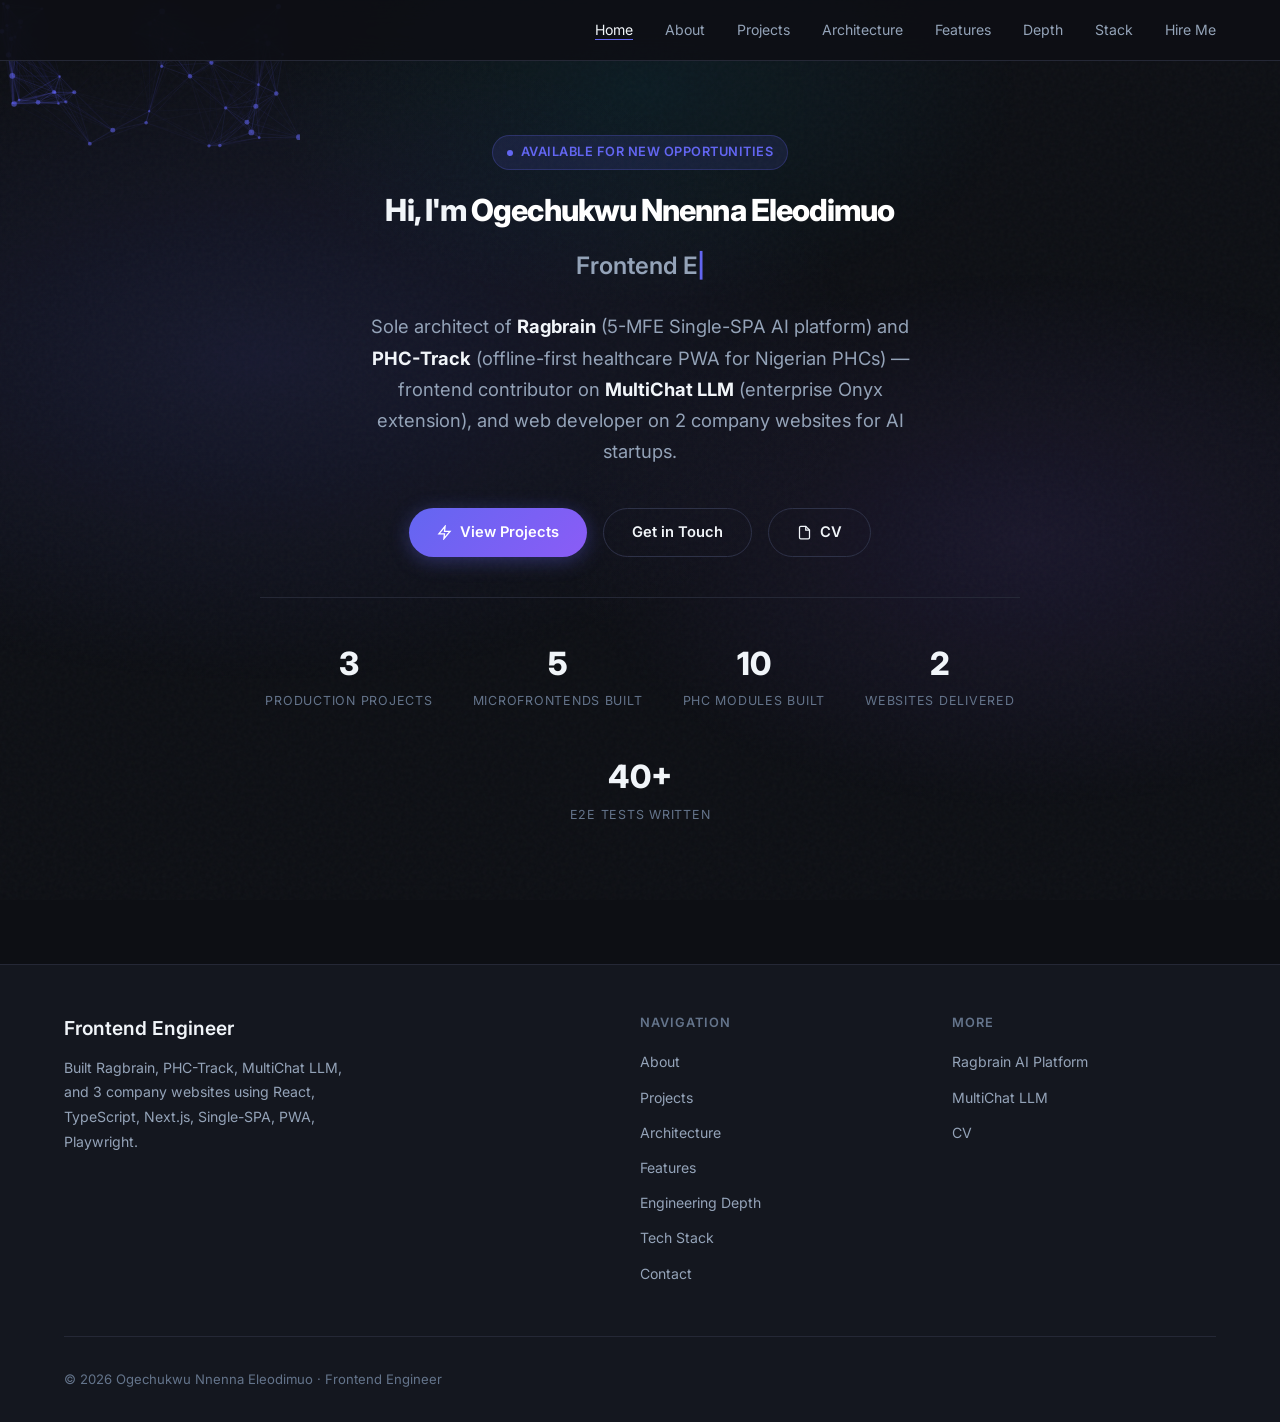
<file: index.html>
<!DOCTYPE html>
<html lang="en">
<head>
  <meta charset="UTF-8"/>
  <meta name="viewport" content="width=device-width, initial-scale=1.0"/>
  <meta name="description" content="Ogechukwu Nnenna Eleodimuo — Frontend Engineer. Sole architect of Ragbrain (5-MFE AI platform), PHC-Track (offline-first healthcare PWA), and contributor on MultiChat LLM. Also delivered 3 company websites."/>
  <title>Ogechukwu Nnenna Eleodimuo | Frontend Engineer</title>
  <link rel="preconnect" href="https://fonts.googleapis.com"/>
  <link rel="preconnect" href="https://fonts.gstatic.com" crossorigin/>
  <link href="https://fonts.googleapis.com/css2?family=Inter:wght@400;500;600;700;800&family=JetBrains+Mono:wght@400;700&display=swap" rel="stylesheet"/>
  <link rel="stylesheet" href="assets/css/style.css?v=2"/>
</head>
<body>

<nav class="nav">
  <div class="nav-inner">
    <button class="nav-toggle" id="navToggle" aria-label="Toggle navigation">
      <span></span><span></span><span></span>
    </button>
    <ul class="nav-links" id="navLinks">
      <li><a href="index.html" class="active">Home</a></li>
      <li><a href="pages/about.html" >About</a></li>
      <li><a href="pages/projects.html" >Projects</a></li>
      <li><a href="pages/architecture.html" >Architecture</a></li>
      <li><a href="pages/features.html" >Features</a></li>
      <li><a href="pages/depth.html" >Depth</a></li>
      <li><a href="pages/stack.html" >Stack</a></li>
      <li><a href="pages/contact.html">Hire Me</a></li>
    </ul>
  </div>
</nav>

<!-- ── HERO ── -->
<section id="hero" class="hero">
  <canvas id="heroCanvas" class="hero-canvas"></canvas>
  <div class="hero-bg"></div>
  <div class="container">
    <div class="hero-content">
      <div class="hero-badge">
        <span class="hero-badge-dot"></span>
        Available for new opportunities
      </div>
      <h1>Hi, I'm <span style="color:#fff">Ogechukwu Nnenna Eleodimuo</span></h1>
      <div style="font-size:clamp(1.1rem,2.5vw,1.5rem);font-weight:600;color:var(--text-2);min-height:2em;margin:1rem 0;">
        <span id="typedText"></span><span class="typed-cursor">|</span>
      </div>
      <p class="hero-sub">
        Sole architect of <strong style="color:var(--text-1)">Ragbrain</strong> (5-MFE Single-SPA AI platform) and <strong style="color:var(--text-1)">PHC-Track</strong> (offline-first healthcare PWA for Nigerian PHCs) —
        frontend contributor on <strong style="color:var(--text-1)">MultiChat LLM</strong> (enterprise Onyx extension), and web developer on 2 company websites for AI startups.
      </p>
      <div class="hero-actions">
        <a href="pages/projects.html" class="btn btn-primary">
          <svg width="15" height="15" viewBox="0 0 24 24" fill="none" stroke="currentColor" stroke-width="2"><path d="M13 2L3 14h9l-1 8 10-12h-9l1-8z"/></svg>
          View Projects
        </a>
        <a href="pages/contact.html" class="btn btn-outline">Get in Touch</a>
        <a href="pages/cv.html" class="btn btn-outline">
          <svg width="15" height="15" viewBox="0 0 24 24" fill="none" stroke="currentColor" stroke-width="2"><path d="M14 2H6a2 2 0 00-2 2v16a2 2 0 002 2h12a2 2 0 002-2V8z"/><polyline points="14 2 14 8 20 8"/></svg>
          CV
        </a>
      </div>
      <div class="hero-stats" style="justify-content:center;margin-top:2.5rem;">
        <div><div class="hero-stat-value">3</div><div class="hero-stat-label">Production Projects</div></div>
        <div><div class="hero-stat-value">5</div><div class="hero-stat-label">Microfrontends Built</div></div>
        <div><div class="hero-stat-value">10</div><div class="hero-stat-label">PHC Modules Built</div></div>
        <div><div class="hero-stat-value">2</div><div class="hero-stat-label">Websites Delivered</div></div>
        <div><div class="hero-stat-value">40+</div><div class="hero-stat-label">E2E Tests Written</div></div>
      </div>
    </div>
  </div>
</section>

<footer class="footer">
  <div class="container">
    <div class="footer-grid">
      <div class="footer-brand">
        <h3>Frontend Engineer</h3>
        <p>Built Ragbrain, PHC-Track, MultiChat LLM, and 3 company websites using React, TypeScript, Next.js, Single-SPA, PWA, Playwright.</p>
      </div>
      <div class="footer-col">
        <h4>Navigation</h4>
        <ul>
          <li><a href="pages/about.html">About</a></li>
          <li><a href="pages/projects.html">Projects</a></li>
          <li><a href="pages/architecture.html">Architecture</a></li>
          <li><a href="pages/features.html">Features</a></li>
          <li><a href="pages/depth.html">Engineering Depth</a></li>
          <li><a href="pages/stack.html">Tech Stack</a></li>
          <li><a href="pages/contact.html">Contact</a></li>
        </ul>
      </div>
      <div class="footer-col">
        <h4>More</h4>
        <ul>
          <li><a href="pages/projects.html">Ragbrain AI Platform</a></li>
          <li><a href="pages/projects.html">MultiChat LLM</a></li>
          <li><a href="pages/cv.html">CV</a></li>
        </ul>
      </div>
    </div>
    <div class="footer-bottom">
      <span>© 2026 Ogechukwu Nnenna Eleodimuo · Frontend Engineer</span>
    </div>
  </div>
</footer>

<script src="assets/js/main.js"></script>
</body>
</html>
</file>
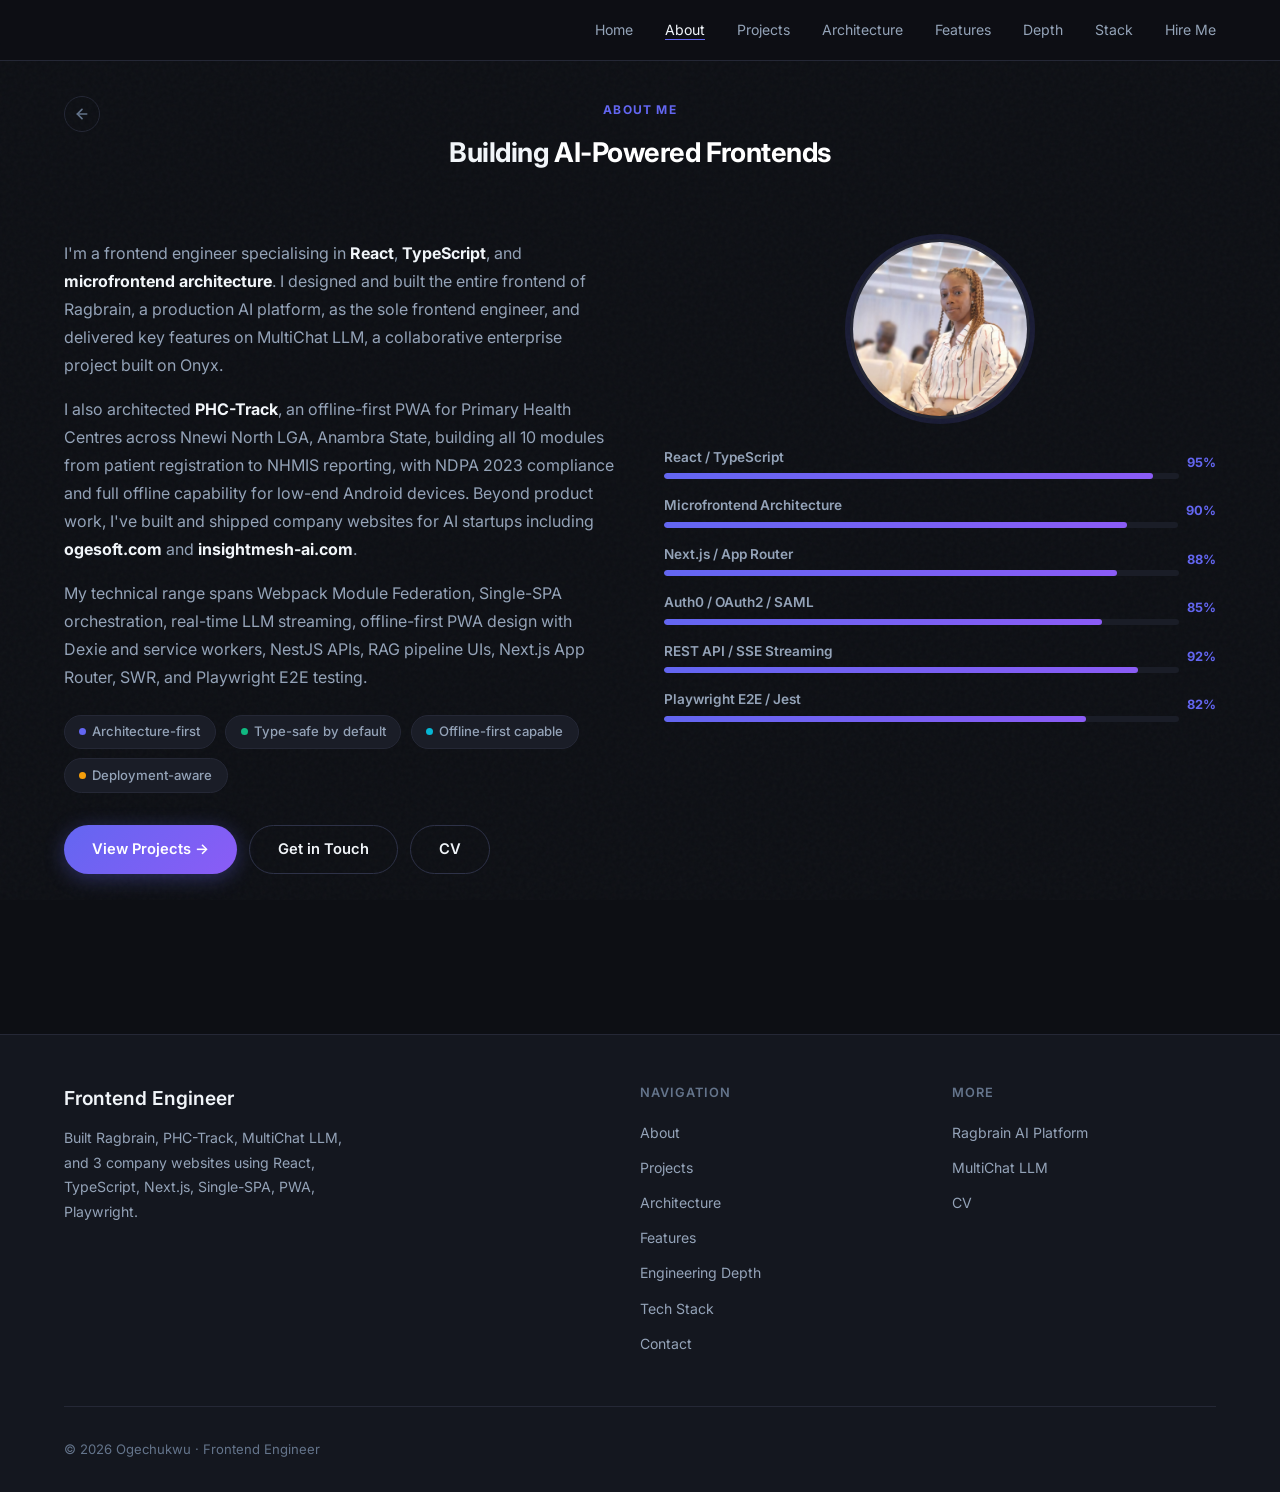
<file: pages/about.html>
<!DOCTYPE html>
<html lang="en">
<head>
  <meta charset="UTF-8"/>
  <meta name="viewport" content="width=device-width, initial-scale=1.0"/>
  <meta name="description" content="About Ogechukwu — frontend engineer specialising in React, TypeScript, and microfrontend architecture."/>
  <title>About | Ogechukwu</title>
  <link rel="preconnect" href="https://fonts.googleapis.com"/>
  <link rel="preconnect" href="https://fonts.gstatic.com" crossorigin/>
  <link href="https://fonts.googleapis.com/css2?family=Inter:wght@400;500;600;700;800&family=JetBrains+Mono:wght@400;700&display=swap" rel="stylesheet"/>
  <link rel="stylesheet" href="../assets/css/style.css?v=2"/>
</head>
<body>

<nav class="nav">
  <div class="nav-inner">
    <button class="nav-toggle" id="navToggle" aria-label="Toggle navigation">
      <span></span><span></span><span></span>
    </button>
    <ul class="nav-links" id="navLinks">
      <li><a href="../index.html">Home</a></li>
      <li><a href="about.html" class="active">About</a></li>
      <li><a href="projects.html" >Projects</a></li>
      <li><a href="architecture.html" >Architecture</a></li>
      <li><a href="features.html" >Features</a></li>
      <li><a href="depth.html" >Depth</a></li>
      <li><a href="stack.html" >Stack</a></li>
      <li><a href="contact.html">Hire Me</a></li>
    </ul>
  </div>
</nav>


<section class="section" style="padding-top:6rem;">
  <div class="container">
    <div class="page-header-row">
    <a href="javascript:history.back()" class="page-back-btn" aria-label="Go back">
      <svg width="16" height="16" viewBox="0 0 24 24" fill="none" stroke="currentColor" stroke-width="2.5" stroke-linecap="round" stroke-linejoin="round"><line x1="19" y1="12" x2="5" y2="12"/><polyline points="12 19 5 12 12 5"/></svg>
    </a>
    <div class="section-header fade-in">
      <span class="section-tag">About Me</span>
      <h2>Building <span class="grad">AI-Powered Frontends</span></h2>
    </div>
    </div>
    <div class="about-grid fade-in">
      <div>
        <p>I'm a frontend engineer specialising in <strong style="color:var(--text-1)">React</strong>, <strong style="color:var(--text-1)">TypeScript</strong>, and <strong style="color:var(--text-1)">microfrontend architecture</strong>. I designed and built the entire frontend of Ragbrain, a production AI platform, as the sole frontend engineer, and delivered key features on MultiChat LLM, a collaborative enterprise project built on Onyx.</p>
        <p style="margin-top:1rem;">I also architected <strong style="color:var(--text-1)">PHC-Track</strong>, an offline-first PWA for Primary Health Centres across Nnewi North LGA, Anambra State, building all 10 modules from patient registration to NHMIS reporting, with NDPA 2023 compliance and full offline capability for low-end Android devices. Beyond product work, I've built and shipped company websites for AI startups including <strong style="color:var(--text-1)">ogesoft.com</strong> and <strong style="color:var(--text-1)">insightmesh-ai.com</strong>.</p>
        <p style="margin-top:1rem;">My technical range spans Webpack Module Federation, Single-SPA orchestration, real-time LLM streaming, offline-first PWA design with Dexie and service workers, NestJS APIs, RAG pipeline UIs, Next.js App Router, SWR, and Playwright E2E testing.</p>
        <div style="display:flex;flex-wrap:wrap;gap:0.6rem;margin-top:1.5rem;">
          <span class="tech-tag"><span class="tech-dot" style="background:#6366f1;"></span>Architecture-first</span>
          <span class="tech-tag"><span class="tech-dot" style="background:#10b981;"></span>Type-safe by default</span>
          <span class="tech-tag"><span class="tech-dot" style="background:#06b6d4;"></span>Offline-first capable</span>
          <span class="tech-tag"><span class="tech-dot" style="background:#f59e0b;"></span>Deployment-aware</span>
        </div>
        <div style="margin-top:2rem;display:flex;gap:0.75rem;flex-wrap:wrap;">
          <a href="projects.html" class="btn btn-primary">View Projects →</a>
          <a href="contact.html" class="btn btn-outline">Get in Touch</a>
          <a href="cv.html" class="btn btn-outline">CV</a>
        </div>
      </div>
      <div>
        <div class="about-photo">
          <img src="../assets/images/OG.jpeg" alt="Ogechukwu Nnenna Eleodimuo" class="profile-photo"/>
        </div>
        <div class="about-skills">
          <div class="skill-row">
            <span class="sk-name">React / TypeScript</span>
            <div class="sk-bar"><div class="sk-fill" data-w="95"></div></div>
            <span class="sk-pct">95%</span>
          </div>
          <div class="skill-row">
            <span class="sk-name">Microfrontend Architecture</span>
            <div class="sk-bar"><div class="sk-fill" data-w="90"></div></div>
            <span class="sk-pct">90%</span>
          </div>
          <div class="skill-row">
            <span class="sk-name">Next.js / App Router</span>
            <div class="sk-bar"><div class="sk-fill" data-w="88"></div></div>
            <span class="sk-pct">88%</span>
          </div>
          <div class="skill-row">
            <span class="sk-name">Auth0 / OAuth2 / SAML</span>
            <div class="sk-bar"><div class="sk-fill" data-w="85"></div></div>
            <span class="sk-pct">85%</span>
          </div>
          <div class="skill-row">
            <span class="sk-name">REST API / SSE Streaming</span>
            <div class="sk-bar"><div class="sk-fill" data-w="92"></div></div>
            <span class="sk-pct">92%</span>
          </div>
          <div class="skill-row">
            <span class="sk-name">Playwright E2E / Jest</span>
            <div class="sk-bar"><div class="sk-fill" data-w="82"></div></div>
            <span class="sk-pct">82%</span>
          </div>
        </div>
      </div>
    </div>
  </div>
</section>

<footer class="footer">
  <div class="container">
    <div class="footer-grid">
      <div class="footer-brand">
        <h3>Frontend Engineer</h3>
        <p>Built Ragbrain, PHC-Track, MultiChat LLM, and 3 company websites using React, TypeScript, Next.js, Single-SPA, PWA, Playwright.</p>
      </div>
      <div class="footer-col">
        <h4>Navigation</h4>
        <ul>
          <li><a href="about.html">About</a></li>
          <li><a href="projects.html">Projects</a></li>
          <li><a href="architecture.html">Architecture</a></li>
          <li><a href="features.html">Features</a></li>
          <li><a href="depth.html">Engineering Depth</a></li>
          <li><a href="stack.html">Tech Stack</a></li>
          <li><a href="contact.html">Contact</a></li>
        </ul>
      </div>
      <div class="footer-col">
        <h4>More</h4>
        <ul>
          <li><a href="projects.html">Ragbrain AI Platform</a></li>
          <li><a href="projects.html">MultiChat LLM</a></li>
          <li><a href="cv.html">CV</a></li>
        </ul>
      </div>
    </div>
    <div class="footer-bottom">
      <span>© 2026 Ogechukwu · Frontend Engineer</span>
    </div>
  </div>
</footer>

<script src="../assets/js/main.js"></script>
</body>
</html>
</file>
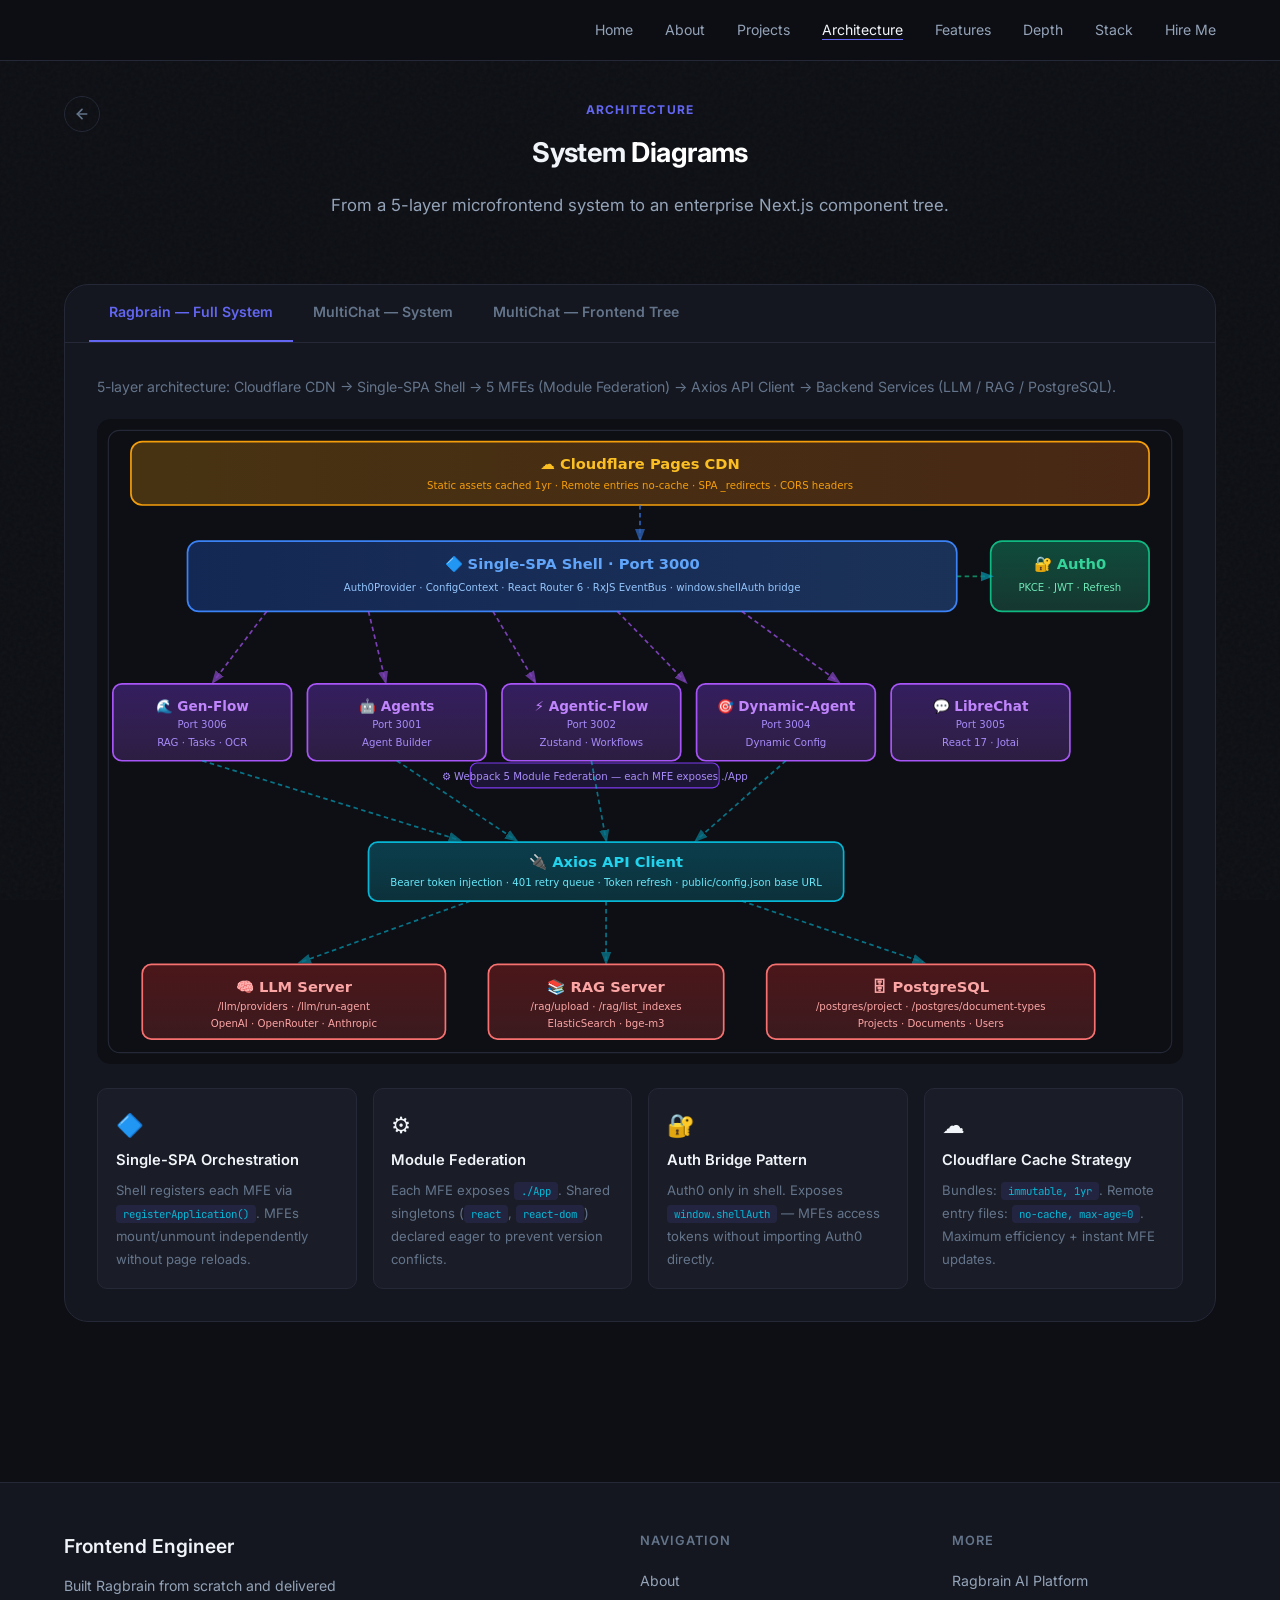
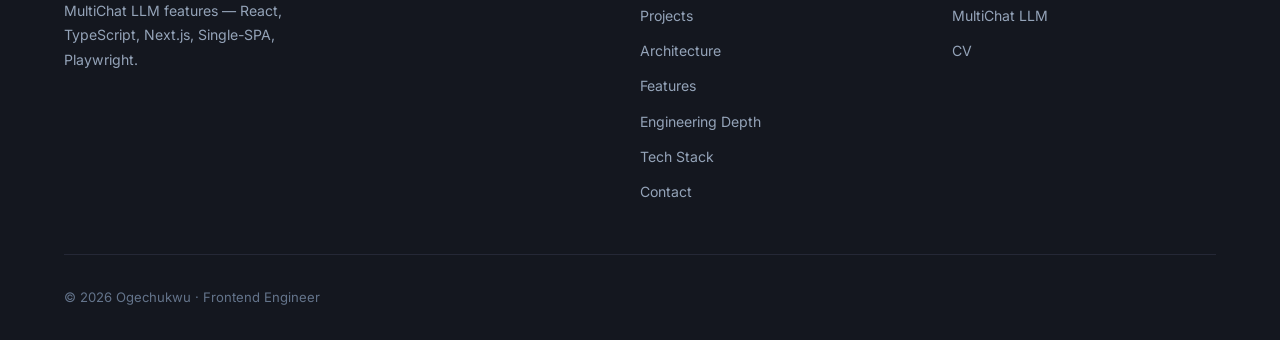
<file: pages/architecture.html>
<!DOCTYPE html>
<html lang="en">
<head>
  <meta charset="UTF-8"/>
  <meta name="viewport" content="width=device-width, initial-scale=1.0"/>
  <meta name="description" content="System architecture diagrams for Ragbrain (5-layer MFE) and MultiChat LLM (Next.js enterprise)."/>
  <title>Architecture | Ogechukwu</title>
  <link rel="preconnect" href="https://fonts.googleapis.com"/>
  <link rel="preconnect" href="https://fonts.gstatic.com" crossorigin/>
  <link href="https://fonts.googleapis.com/css2?family=Inter:wght@400;500;600;700;800&family=JetBrains+Mono:wght@400;700&display=swap" rel="stylesheet"/>
  <link rel="stylesheet" href="../assets/css/style.css?v=2"/>
</head>
<body>

<nav class="nav">
  <div class="nav-inner">
    <button class="nav-toggle" id="navToggle" aria-label="Toggle navigation">
      <span></span><span></span><span></span>
    </button>
    <ul class="nav-links" id="navLinks">
      <li><a href="../index.html">Home</a></li>
      <li><a href="about.html" >About</a></li>
      <li><a href="projects.html" >Projects</a></li>
      <li><a href="architecture.html" class="active">Architecture</a></li>
      <li><a href="features.html" >Features</a></li>
      <li><a href="depth.html" >Depth</a></li>
      <li><a href="stack.html" >Stack</a></li>
      <li><a href="contact.html">Hire Me</a></li>
    </ul>
  </div>
</nav>


<section class="section" style="padding-top:6rem;">
  <div class="container">
    <div class="page-header-row">
    <a href="javascript:history.back()" class="page-back-btn" aria-label="Go back">
      <svg width="16" height="16" viewBox="0 0 24 24" fill="none" stroke="currentColor" stroke-width="2.5" stroke-linecap="round" stroke-linejoin="round"><line x1="19" y1="12" x2="5" y2="12"/><polyline points="12 19 5 12 12 5"/></svg>
    </a>
    <div class="section-header fade-in">
      <span class="section-tag">Architecture</span>
      <h2>System <span class="grad">Diagrams</span></h2>
      <p>From a 5-layer microfrontend system to an enterprise Next.js component tree.</p>
    </div>
    </div>
    <div class="arch-container fade-in">
      <div class="arch-tabs">
        <div class="arch-tab active" data-panel="arch-ragbrain">Ragbrain — Full System</div>
        <div class="arch-tab" data-panel="arch-mc-sys">MultiChat — System</div>
        <div class="arch-tab" data-panel="arch-mc-fe">MultiChat — Frontend Tree</div>
      </div>
      <div id="panel-arch-ragbrain" class="arch-panel active">
        <p style="font-size:0.88rem;color:var(--text-3);margin-bottom:1.25rem;">5-layer architecture: Cloudflare CDN → Single-SPA Shell → 5 MFEs (Module Federation) → Axios API Client → Backend Services (LLM / RAG / PostgreSQL).</p>
        <img src="../assets/svg/arch-ragbrain.svg" alt="Ragbrain system architecture" style="width:100%;border-radius:12px;"/>
        <div class="arch-cards-grid" style="margin-top:1.5rem;">
          <div class="arch-card-item">
            <div class="arch-card-icon">🔷</div>
            <h3>Single-SPA Orchestration</h3>
            <p>Shell registers each MFE via <code>registerApplication()</code>. MFEs mount/unmount independently without page reloads.</p>
          </div>
          <div class="arch-card-item">
            <div class="arch-card-icon">⚙</div>
            <h3>Module Federation</h3>
            <p>Each MFE exposes <code>./App</code>. Shared singletons (<code>react</code>, <code>react-dom</code>) declared eager to prevent version conflicts.</p>
          </div>
          <div class="arch-card-item">
            <div class="arch-card-icon">🔐</div>
            <h3>Auth Bridge Pattern</h3>
            <p>Auth0 only in shell. Exposes <code>window.shellAuth</code> — MFEs access tokens without importing Auth0 directly.</p>
          </div>
          <div class="arch-card-item">
            <div class="arch-card-icon">☁</div>
            <h3>Cloudflare Cache Strategy</h3>
            <p>Bundles: <code>immutable, 1yr</code>. Remote entry files: <code>no-cache, max-age=0</code>. Maximum efficiency + instant MFE updates.</p>
          </div>
        </div>
      </div>
      <div id="panel-arch-mc-sys" class="arch-panel">
        <p style="font-size:0.88rem;color:var(--text-3);margin-bottom:1.25rem;">Four-layer architecture: Next.js client → FastAPI gateway → Backend services → Data &amp; AI layer.</p>
        <img src="../assets/svg/arch-system.svg" alt="MultiChat system architecture" style="width:100%;border-radius:12px;"/>
      </div>
      <div id="panel-arch-mc-fe" class="arch-panel">
        <p style="font-size:0.88rem;color:var(--text-3);margin-bottom:1.25rem;">React component tree: 🆕 = new files, ✏️ = modified files contributed by the frontend engineer.</p>
        <img src="../assets/svg/arch-frontend.svg" alt="MultiChat frontend component tree" style="width:100%;border-radius:12px;"/>
      </div>
    </div>
  </div>
</section>

<footer class="footer">
  <div class="container">
    <div class="footer-grid">
      <div class="footer-brand">
        <h3>Frontend Engineer</h3>
        <p>Built Ragbrain from scratch and delivered MultiChat LLM features — React, TypeScript, Next.js, Single-SPA, Playwright.</p>
      </div>
      <div class="footer-col">
        <h4>Navigation</h4>
        <ul>
          <li><a href="about.html">About</a></li>
          <li><a href="projects.html">Projects</a></li>
          <li><a href="architecture.html">Architecture</a></li>
          <li><a href="features.html">Features</a></li>
          <li><a href="depth.html">Engineering Depth</a></li>
          <li><a href="stack.html">Tech Stack</a></li>
          <li><a href="contact.html">Contact</a></li>
        </ul>
      </div>
      <div class="footer-col">
        <h4>More</h4>
        <ul>
          <li><a href="projects.html">Ragbrain AI Platform</a></li>
          <li><a href="projects.html">MultiChat LLM</a></li>
          <li><a href="cv.html">CV</a></li>
        </ul>
      </div>
    </div>
    <div class="footer-bottom">
      <span>© 2026 Ogechukwu · Frontend Engineer</span>
    </div>
  </div>
</footer>

<script src="../assets/js/main.js"></script>
</body>
</html>
</file>
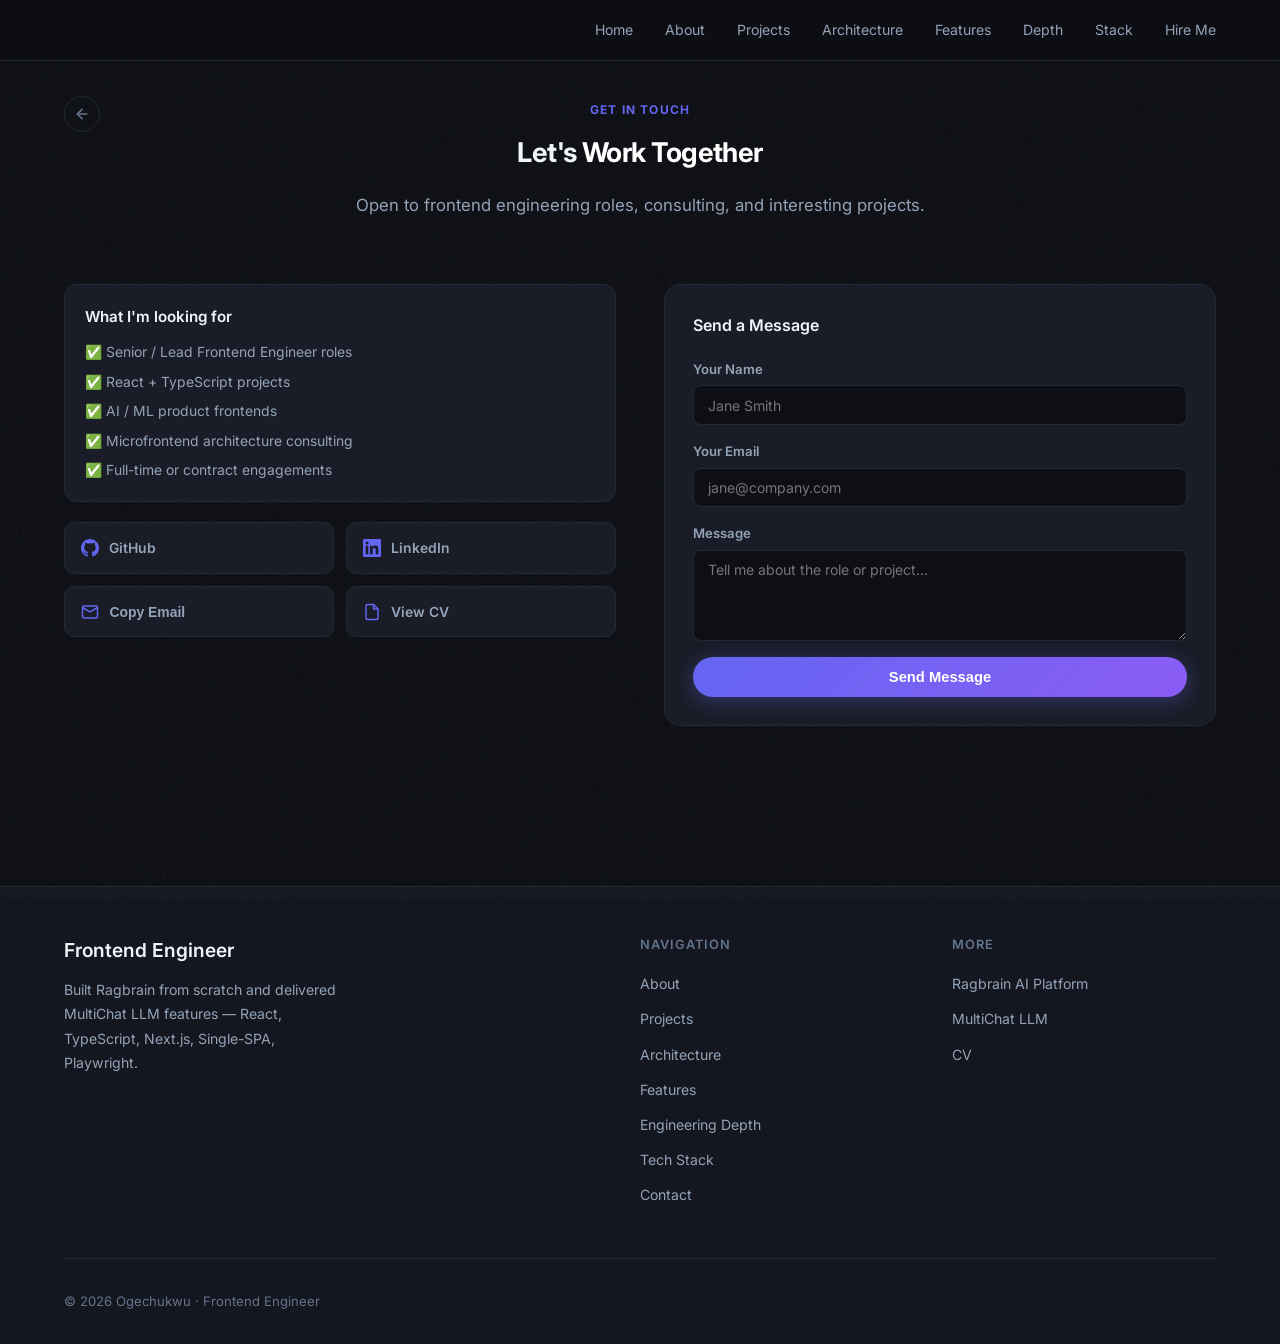
<file: pages/contact.html>
<!DOCTYPE html>
<html lang="en">
<head>
  <meta charset="UTF-8"/>
  <meta name="viewport" content="width=device-width, initial-scale=1.0"/>
  <meta name="description" content="Get in touch with Ogechukwu — frontend engineering roles, consulting, and interesting projects."/>
  <title>Contact | Ogechukwu</title>
  <link rel="preconnect" href="https://fonts.googleapis.com"/>
  <link rel="preconnect" href="https://fonts.gstatic.com" crossorigin/>
  <link href="https://fonts.googleapis.com/css2?family=Inter:wght@400;500;600;700;800&family=JetBrains+Mono:wght@400;700&display=swap" rel="stylesheet"/>
  <link rel="stylesheet" href="../assets/css/style.css?v=2"/>
</head>
<body>

<nav class="nav">
  <div class="nav-inner">
    <button class="nav-toggle" id="navToggle" aria-label="Toggle navigation">
      <span></span><span></span><span></span>
    </button>
    <ul class="nav-links" id="navLinks">
      <li><a href="../index.html">Home</a></li>
      <li><a href="about.html" >About</a></li>
      <li><a href="projects.html" >Projects</a></li>
      <li><a href="architecture.html" >Architecture</a></li>
      <li><a href="features.html" >Features</a></li>
      <li><a href="depth.html" >Depth</a></li>
      <li><a href="stack.html" >Stack</a></li>
      <li><a href="contact.html">Hire Me</a></li>
    </ul>
  </div>
</nav>


<section class="section" style="padding-top:6rem;">
  <div class="container">
    <div class="page-header-row">
    <a href="javascript:history.back()" class="page-back-btn" aria-label="Go back">
      <svg width="16" height="16" viewBox="0 0 24 24" fill="none" stroke="currentColor" stroke-width="2.5" stroke-linecap="round" stroke-linejoin="round"><line x1="19" y1="12" x2="5" y2="12"/><polyline points="12 19 5 12 12 5"/></svg>
    </a>
    <div class="section-header fade-in">
      <span class="section-tag">Get in Touch</span>
      <h2>Let's <span class="grad">Work Together</span></h2>
      <p>Open to frontend engineering roles, consulting, and interesting projects.</p>
    </div>
    </div>
    <div class="contact-content-grid fade-in">
      <div>
        <div class="contact-availability">
          <h3 style="margin-bottom:0.75rem;">What I'm looking for</h3>
          <ul>
            <li>✅ Senior / Lead Frontend Engineer roles</li>
            <li>✅ React + TypeScript projects</li>
            <li>✅ AI / ML product frontends</li>
            <li>✅ Microfrontend architecture consulting</li>
            <li>✅ Full-time or contract engagements</li>
          </ul>
        </div>
        <div class="cl-cards">
          <a href="https://github.com/OG-001" class="cl-card" target="_blank" rel="noopener noreferrer">
            <svg class="cl-icon" viewBox="0 0 24 24" fill="currentColor"><path d="M12 0C5.374 0 0 5.373 0 12c0 5.302 3.438 9.8 8.207 11.387.599.111.793-.261.793-.577v-2.234c-3.338.726-4.033-1.416-4.033-1.416-.546-1.387-1.333-1.756-1.333-1.756-1.089-.745.083-.729.083-.729 1.205.084 1.839 1.237 1.839 1.237 1.07 1.834 2.807 1.304 3.492.997.107-.775.418-1.305.762-1.604-2.665-.305-5.467-1.334-5.467-5.931 0-1.311.469-2.381 1.236-3.221-.124-.303-.535-1.524.117-3.176 0 0 1.008-.322 3.301 1.23A11.509 11.509 0 0112 5.803c1.02.005 2.047.138 3.006.404 2.291-1.552 3.297-1.23 3.297-1.23.653 1.653.242 2.874.118 3.176.77.84 1.235 1.911 1.235 3.221 0 4.609-2.807 5.624-5.479 5.921.43.372.823 1.102.823 2.222v3.293c0 .319.192.694.801.576C20.566 21.797 24 17.3 24 12c0-6.627-5.373-12-12-12z"/></svg>
            GitHub
          </a>
          <a href="https://www.linkedin.com/in/ogechukwu-nnenna-eleodimuo" class="cl-card" target="_blank" rel="noopener noreferrer">
            <svg class="cl-icon" viewBox="0 0 24 24" fill="currentColor"><path d="M20.447 20.452h-3.554v-5.569c0-1.328-.027-3.037-1.852-3.037-1.853 0-2.136 1.445-2.136 2.939v5.667H9.351V9h3.414v1.561h.046c.477-.9 1.637-1.85 3.37-1.85 3.601 0 4.267 2.37 4.267 5.455v6.286zM5.337 7.433a2.062 2.062 0 01-2.063-2.065 2.064 2.064 0 112.063 2.065zm1.782 13.019H3.555V9h3.564v11.452zM22.225 0H1.771C.792 0 0 .774 0 1.729v20.542C0 23.227.792 24 1.771 24h20.451C23.2 24 24 23.227 24 22.271V1.729C24 .774 23.2 0 22.222 0h.003z"/></svg>
            LinkedIn
          </a>
          <button class="cl-card" onclick="copyEmail()" id="emailBtn">
            <svg class="cl-icon" viewBox="0 0 24 24" fill="none" stroke="currentColor" stroke-width="2"><path d="M4 4h16c1.1 0 2 .9 2 2v12c0 1.1-.9 2-2 2H4c-1.1 0-2-.9-2-2V6c0-1.1.9-2 2-2z"/><polyline points="22,6 12,12 2,6"/></svg>
            <span id="emailBtnText">Copy Email</span>
          </button>
          <a href="cv.html" class="cl-card">
            <svg class="cl-icon" viewBox="0 0 24 24" fill="none" stroke="currentColor" stroke-width="2"><path d="M14 2H6a2 2 0 00-2 2v16a2 2 0 002 2h12a2 2 0 002-2V8z"/><polyline points="14 2 14 8 20 8"/></svg>
            View CV
          </a>
        </div>
      </div>
      <div class="cf-form">
        <div id="cf-success" style="display:none;text-align:center;padding:2.5rem 1.5rem;">
          <div style="width:64px;height:64px;border-radius:50%;background:rgba(52,211,153,0.15);border:2px solid rgba(52,211,153,0.4);display:flex;align-items:center;justify-content:center;margin:0 auto 1.25rem;">
            <svg width="32" height="32" viewBox="0 0 24 24" fill="none" stroke="#34d399" stroke-width="2.5" stroke-linecap="round" stroke-linejoin="round"><polyline points="20 6 9 17 4 12"/></svg>
          </div>
          <h3 style="color:var(--text-1);margin-bottom:0.5rem;">Message Sent!</h3>
          <p style="color:var(--text-2);font-size:0.92rem;line-height:1.6;">Thanks for reaching out. I'll get back to you as soon as possible.</p>
        </div>
        <div id="cf-error-msg" style="display:none;" class="cf-sent" style="background:rgba(248,113,113,0.1);border-color:rgba(248,113,113,0.3);color:#f87171;margin-bottom:1rem;"></div>
        <form id="contactForm">
          <h3 style="margin-bottom:1.25rem;">Send a Message</h3>
          <div class="cf-group">
            <label for="cf-name">Your Name</label>
            <input type="text" id="cf-name" name="name" placeholder="Jane Smith" required autocomplete="name"/>
          </div>
          <div class="cf-group">
            <label for="cf-email">Your Email</label>
            <input type="email" id="cf-email" name="email" placeholder="jane@company.com" required autocomplete="email"/>
          </div>
          <div class="cf-group">
            <label for="cf-message">Message</label>
            <textarea id="cf-message" name="message" rows="4" placeholder="Tell me about the role or project…" required></textarea>
          </div>
          <button type="submit" id="cf-submit" class="btn btn-primary" style="width:100%;justify-content:center;">Send Message</button>
        </form>
      </div>
    </div>
  </div>
</section>

<footer class="footer">
  <div class="container">
    <div class="footer-grid">
      <div class="footer-brand">
        <h3>Frontend Engineer</h3>
        <p>Built Ragbrain from scratch and delivered MultiChat LLM features — React, TypeScript, Next.js, Single-SPA, Playwright.</p>
      </div>
      <div class="footer-col">
        <h4>Navigation</h4>
        <ul>
          <li><a href="about.html">About</a></li>
          <li><a href="projects.html">Projects</a></li>
          <li><a href="architecture.html">Architecture</a></li>
          <li><a href="features.html">Features</a></li>
          <li><a href="depth.html">Engineering Depth</a></li>
          <li><a href="stack.html">Tech Stack</a></li>
          <li><a href="contact.html">Contact</a></li>
        </ul>
      </div>
      <div class="footer-col">
        <h4>More</h4>
        <ul>
          <li><a href="projects.html">Ragbrain AI Platform</a></li>
          <li><a href="projects.html">MultiChat LLM</a></li>
          <li><a href="cv.html">CV</a></li>
        </ul>
      </div>
    </div>
    <div class="footer-bottom">
      <span>© 2026 Ogechukwu · Frontend Engineer</span>
    </div>
  </div>
</footer>

<script>
  document.getElementById('contactForm').addEventListener('submit', async function(e) {
    e.preventDefault();
    const btn = document.getElementById('cf-submit');
    const errEl = document.getElementById('cf-error-msg');

    btn.disabled = true;
    btn.textContent = 'Sending…';
    errEl.style.display = 'none';

    try {
      const res = await fetch('https://formspree.io/f/xaqabpba', {
        method: 'POST',
        headers: { 'Accept': 'application/json' },
        body: new FormData(this)
      });

      if (res.ok) {
        this.style.display = 'none';
        document.getElementById('cf-success').style.display = 'block';
      } else {
        const data = await res.json();
        errEl.textContent = (data.errors || []).map(e => e.message).join(', ') || 'Something went wrong. Please try again.';
        errEl.style.display = 'block';
        btn.disabled = false;
        btn.textContent = 'Send Message';
      }
    } catch {
      errEl.textContent = 'Network error. Please check your connection and try again.';
      errEl.style.display = 'block';
      btn.disabled = false;
      btn.textContent = 'Send Message';
    }
  });
</script>
<script src="../assets/js/main.js"></script>
</body>
</html>
</file>
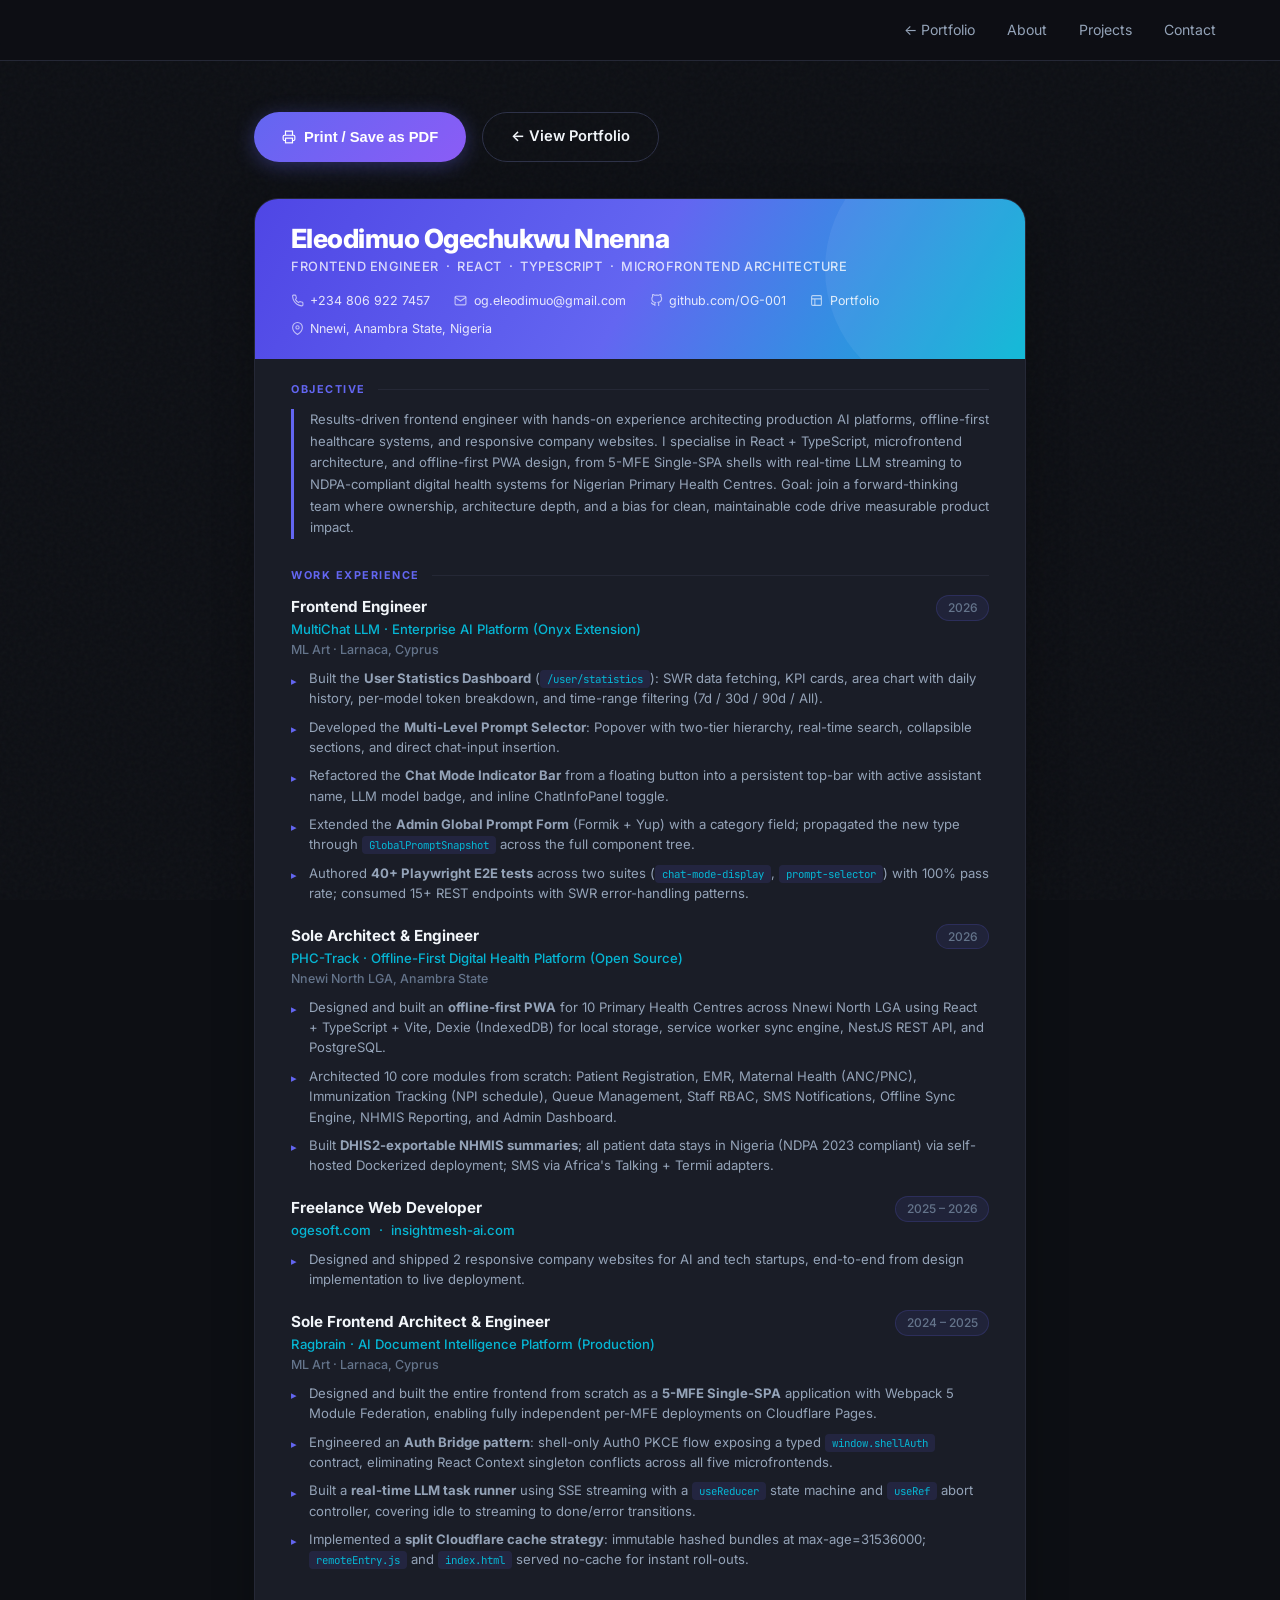
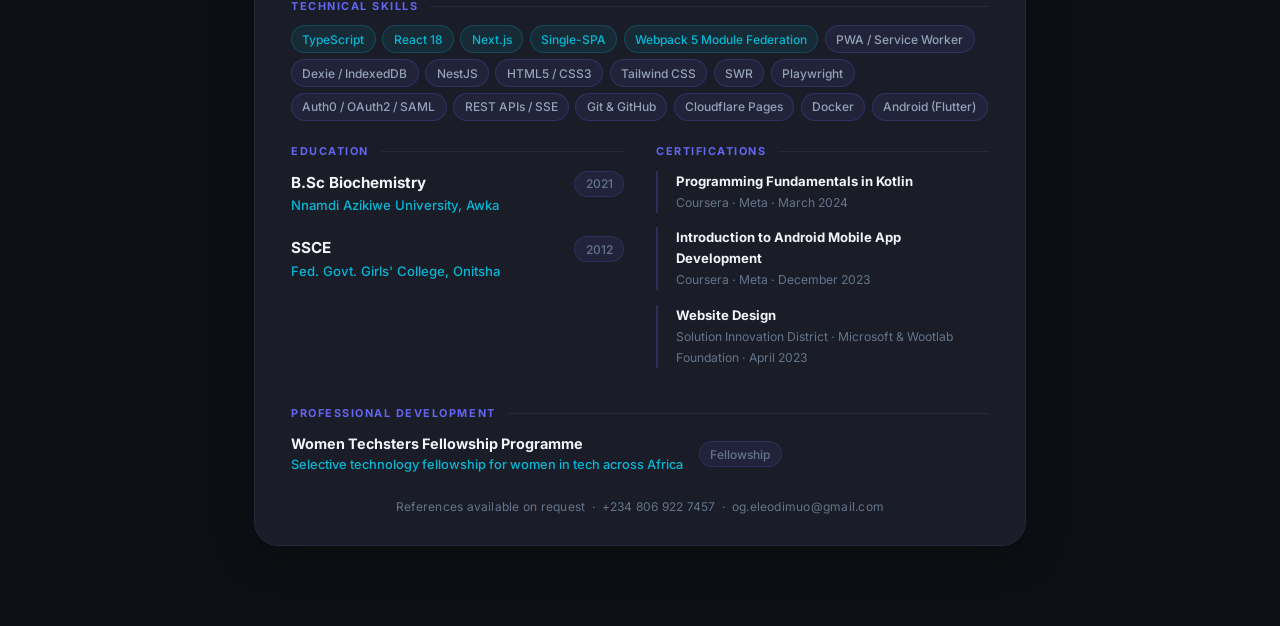
<file: pages/cv.html>
<!DOCTYPE html>
<html lang="en">
<head>
  <meta charset="UTF-8"/>
  <meta name="viewport" content="width=device-width, initial-scale=1.0"/>
  <title>Eleodimuo Ogechukwu Nnenna — CV · Frontend Engineer</title>
  <link rel="preconnect" href="https://fonts.googleapis.com"/>
  <link rel="preconnect" href="https://fonts.gstatic.com" crossorigin/>
  <link href="https://fonts.googleapis.com/css2?family=Inter:wght@400;500;600;700;800&family=JetBrains+Mono:wght@400;700&display=swap" rel="stylesheet"/>
  <link rel="stylesheet" href="../assets/css/style.css?v=2"/>
  <style>
    /* ── CV page shell ── */
    .cv-page { background: var(--bg-base); min-height: 100vh; padding: 7rem 0 5rem; }
    .cv-wrap { max-width: 820px; margin: 0 auto; padding: 0 1.5rem; }

    /* ── Actions bar ── */
    .cv-actions { display: flex; gap: 1rem; margin-bottom: 2.25rem; flex-wrap: wrap; }

    /* ── Paper card — the visual "document" ── */
    .cv-paper {
      background: var(--bg-card);
      border: 1px solid var(--border);
      border-radius: var(--radius-xl);
      overflow: hidden;
      box-shadow: 0 8px 40px rgba(0,0,0,0.25);
    }

    /* ── Coloured top band ── */
    .cv-band {
      background: linear-gradient(120deg, #4f46e5 0%, #6366f1 50%, #06b6d4 100%);
      padding: 1.5rem 2.25rem 1.25rem;
      position: relative;
      overflow: hidden;
    }
    .cv-band::after {
      content: '';
      position: absolute;
      right: -60px; top: -60px;
      width: 260px; height: 260px;
      border-radius: 50%;
      background: rgba(255,255,255,0.06);
    }
    .cv-name {
      font-size: 1.65rem; font-weight: 800; letter-spacing: -0.02em;
      color: #fff; line-height: 1.15;
    }
    .cv-role {
      font-size: 0.8rem; font-weight: 500;
      color: rgba(255,255,255,0.78);
      margin: 0.25rem 0 0.85rem;
      letter-spacing: 0.04em;
      text-transform: uppercase;
    }
    .cv-contact-row {
      display: flex; flex-wrap: wrap; gap: 0.5rem 1.5rem;
      font-size: 0.78rem; color: rgba(255,255,255,0.85);
    }
    .cv-contact-item { display: flex; align-items: center; gap: 0.4rem; }
    .cv-contact-item svg { flex-shrink: 0; opacity: 0.75; }

    /* ── Body of the CV ── */
    .cv-body { padding: 1.4rem 2.25rem 1.75rem; }

    /* ── Section title with divider ── */
    .cv-sec {
      margin-bottom: 1.75rem;
    }
    .cv-sec-title {
      display: flex; align-items: center; gap: 0.75rem;
      font-size: 0.68rem; font-weight: 700;
      letter-spacing: 0.14em; text-transform: uppercase;
      color: var(--accent);
      margin-bottom: 0.65rem;
    }
    .cv-sec-title::after {
      content: '';
      flex: 1;
      height: 1px;
      background: var(--border);
    }

    /* ── Item rows (experience, education) ── */
    .cv-item { margin-bottom: 0; }
    .cv-item + .cv-item { margin-top: 1.25rem; }
    .cv-item-head {
      display: flex; align-items: flex-start;
      justify-content: space-between; flex-wrap: wrap; gap: 0.2rem;
      margin-bottom: 0.35rem;
    }
    .cv-item-title { font-size: 0.95rem; font-weight: 700; color: var(--text-1); }
    .cv-item-sub { font-size: 0.82rem; color: var(--accent-3); font-weight: 500; }
    .cv-item-date {
      font-size: 0.75rem; color: var(--text-3);
      white-space: nowrap;
      background: rgba(99,102,241,0.09);
      border: 1px solid rgba(99,102,241,0.18);
      border-radius: 20px;
      padding: 0.15rem 0.65rem;
      font-weight: 500;
    }

    /* ── Bullet list ── */
    .cv-list {
      padding-left: 0; list-style: none;
      margin: 0.5rem 0 0;
    }
    .cv-list li {
      position: relative;
      padding-left: 1.1rem;
      font-size: 0.82rem;
      color: var(--text-2);
      line-height: 1.55;
      margin-bottom: 0.5rem;
    }
    .cv-list li::before {
      content: '▸';
      position: absolute; left: 0;
      color: var(--accent);
      font-size: 0.7rem;
      top: 0.28rem;
    }

    /* ── Horizontal rule divider between bullets ── */
    .cv-divider {
      border: none;
      border-top: 1px solid rgba(99,102,241,0.2);
      margin: 0.35rem 0;
    }

    /* ── Skills chips ── */
    .cv-chips { display: flex; flex-wrap: wrap; gap: 0.4rem; }
    .cv-chip {
      font-size: 0.75rem; font-weight: 500;
      padding: 0.2rem 0.65rem;
      border-radius: 20px;
      background: rgba(99,102,241,0.09);
      border: 1px solid rgba(99,102,241,0.22);
      color: var(--text-2);
    }
    .cv-chip.hi {
      background: rgba(6,182,212,0.09);
      border-color: rgba(6,182,212,0.22);
      color: var(--accent-3);
    }

    /* ── Two-column layout for skills + education side-by-side ── */
    .cv-cols { display: grid; grid-template-columns: 1fr 1fr; gap: 2rem; }

    /* ── Objective block ── */
    .cv-objective {
      font-size: 0.82rem;
      line-height: 1.65;
      color: var(--text-2);
      border-left: 3px solid var(--accent);
      padding-left: 1rem;
      margin: 0;
    }

    /* ── Cert list ── */
    .cv-cert {
      font-size: 0.82rem; color: var(--text-2);
      line-height: 1.6;
      padding-left: 1.1rem;
      border-left: 2px solid rgba(99,102,241,0.25);
      margin-bottom: 0.9rem;
    }
    .cv-cert strong { color: var(--text-1); }
    .cv-cert-issuer { color: var(--text-3); font-size: 0.76rem; }

    /* ── Responsive ── */
    @media (max-width: 640px) {
      .cv-band { padding: 2rem 1.5rem 1.5rem; }
      .cv-body { padding: 1.75rem 1.5rem 2rem; }
      .cv-name { font-size: 1.7rem; }
      .cv-cols { grid-template-columns: 1fr; gap: 0; }
    }

    /* ── Print styles: clean 2-page output ── */
    @page {
      margin: 1.1cm 1cm 1cm;
      size: A4;
    }
    @media print {
      html, body { overflow: visible !important; background: #fff; }
      .nav, .cv-actions, body::before { display: none !important; }
      /* Force all fade-in elements visible — no scroll in print */
      .fade-in { opacity: 1 !important; transform: none !important; }
      .cv-page { padding: 0; background: #fff; min-height: 0; overflow: visible !important; }
      .cv-wrap { overflow: visible !important; height: auto !important; }
      .cv-paper { box-shadow: none; border: none; border-radius: 0; overflow: visible !important; height: auto !important; background: #fff !important; }
      .cv-band {
        -webkit-print-color-adjust: exact; print-color-adjust: exact;
        padding: 0.95rem 1.75rem 0.8rem;
        overflow: visible !important; height: auto !important;
      }
      .cv-body { padding: 0.85rem 1.75rem 0.9rem; overflow: visible !important; height: auto !important; -webkit-print-color-adjust: exact; print-color-adjust: exact; }
      /* Collapse grid to single column so print engine can't drop a column */
      .cv-cols { display: block !important; }
      .cv-cols > * + * { margin-top: 1.75rem; }
      /* Ensure all body text is dark/readable on white paper */
      .cv-body, .cv-body * { color: #1a1a2e !important; }
      .cv-item-title { color: #0f0f1a !important; }
      .cv-item-sub { color: #2d3561 !important; }
      .cv-item-date { color: #444 !important; background: #f0f0f8 !important; border-color: #c0c0e0 !important; }
      .cv-list li { color: #222 !important; }
      .cv-list li::before { color: #4f46e5 !important; }
      .cv-objective { color: #222 !important; border-left-color: #4f46e5 !important; }
      .cv-sec-title { color: #4f46e5 !important; }
      .cv-sec-title::after { background: #c0c0e0 !important; }
      .cv-chip { color: #333 !important; background: #f0f0f8 !important; border-color: #c0c0e0 !important; }
      .cv-chip.hi { color: #2d3561 !important; background: #e8eaf8 !important; border-color: #9da8e8 !important; }
      .cv-cert { color: #222 !important; border-left-color: #c0c0e0 !important; }
      .cv-cert strong { color: #0f0f1a !important; }
      .cv-cert-issuer { color: #555 !important; }
      .cv-divider { border-color: #ddd !important; }
      .cv-name { font-size: 1.75rem; }
      .cv-role { font-size: 0.9rem; margin: 0.2rem 0 0.65rem; }
      .cv-contact-row { font-size: 0.85rem; }
      .cv-sec { margin-bottom: 0.72rem; }
      .cv-sec-title { font-size: 0.78rem; margin-bottom: 0.4rem; }
      .cv-item-title { font-size: 1.03rem; }
      .cv-item-sub { font-size: 0.91rem; }
      .cv-item-date { font-size: 0.84rem; }
      .cv-list li { font-size: 0.91rem; line-height: 1.53; margin-bottom: 0.4rem; }
      .cv-divider { margin: 0.22rem 0 !important; }
      .cv-objective { font-size: 0.91rem; line-height: 1.57; }
      .cv-item-head { margin-bottom: 0.26rem; }
      .cv-item + .cv-item { margin-top: 0.42rem; }
      .cv-chip { font-size: 0.79rem; padding: 0.13rem 0.53rem; }
      .cv-cert { font-size: 0.91rem; line-height: 1.53; margin-bottom: 0.38rem; }
      .cv-cert-issuer { font-size: 0.82rem; }
      .cv-cols > * + * { margin-top: 1.1rem; }
      /* Keep each job entry together — prevent title orphaning */
      .cv-item { break-inside: avoid; }
      .cv-cert { break-inside: avoid; }
      .cv-divider { margin: 0.18rem 0 !important; }
    }
  </style>
</head>
<body>

<nav class="nav">
  <div class="nav-inner">
    <button class="nav-toggle" id="navToggle" aria-label="Toggle navigation">
      <span></span><span></span><span></span>
    </button>
    <ul class="nav-links" id="navLinks">
      <li><a href="../index.html">← Portfolio</a></li>
      <li><a href="about.html">About</a></li>
      <li><a href="projects.html">Projects</a></li>
      <li><a href="contact.html">Contact</a></li>
    </ul>
  </div>
</nav>

<div class="cv-page">
  <div class="cv-wrap">

    <!-- Actions -->
    <div class="cv-actions fade-in">
      <button onclick="window.print()" class="btn btn-primary" style="cursor:pointer;border:none;">
        <svg width="14" height="14" viewBox="0 0 24 24" fill="none" stroke="currentColor" stroke-width="2"><polyline points="6 9 6 2 18 2 18 9"/><path d="M6 18H4a2 2 0 01-2-2v-5a2 2 0 012-2h16a2 2 0 012 2v5a2 2 0 01-2 2h-2"/><rect x="6" y="14" width="12" height="8"/></svg>
        Print / Save as PDF
      </button>
      <a href="../index.html" class="btn btn-outline">← View Portfolio</a>
    </div>

    <!-- CV Paper -->
    <div class="cv-paper fade-in stagger-1">

      <!-- ══ Header Band ══ -->
      <div class="cv-band">
        <div class="cv-name">Eleodimuo Ogechukwu Nnenna</div>
        <div class="cv-role">Frontend Engineer &nbsp;·&nbsp; React &nbsp;·&nbsp; TypeScript &nbsp;·&nbsp; Microfrontend Architecture</div>
        <div class="cv-contact-row">
          <span class="cv-contact-item">
            <svg width="13" height="13" viewBox="0 0 24 24" fill="none" stroke="currentColor" stroke-width="2"><path d="M22 16.92v3a2 2 0 01-2.18 2 19.79 19.79 0 01-8.63-3.07A19.5 19.5 0 013 4.18 2 2 0 014.11 2h3a2 2 0 012 1.72c.127.96.361 1.903.7 2.81a2 2 0 01-.45 2.11L8.09 9.91a16 16 0 006 6l1.27-1.27a2 2 0 012.11-.45c.907.339 1.85.573 2.81.7A2 2 0 0122 16.92z"/></svg>
            +234 806 922 7457
          </span>
          <span class="cv-contact-item">
            <svg width="13" height="13" viewBox="0 0 24 24" fill="none" stroke="currentColor" stroke-width="2"><path d="M4 4h16c1.1 0 2 .9 2 2v12c0 1.1-.9 2-2 2H4c-1.1 0-2-.9-2-2V6c0-1.1.9-2 2-2z"/><polyline points="22,6 12,13 2,6"/></svg>
            og.eleodimuo@gmail.com
          </span>
          <span class="cv-contact-item">
            <svg width="13" height="13" viewBox="0 0 24 24" fill="none" stroke="currentColor" stroke-width="2"><path d="M9 19c-5 1.5-5-2.5-7-3m14 6v-3.87a3.37 3.37 0 00-.94-2.61c3.14-.35 6.44-1.54 6.44-7A5.44 5.44 0 0020 4.77 5.07 5.07 0 0019.91 1S18.73.65 16 2.48a13.38 13.38 0 00-7 0C6.27.65 5.09 1 5.09 1A5.07 5.07 0 005 4.77a5.44 5.44 0 00-1.5 3.78c0 5.42 3.3 6.61 6.44 7A3.37 3.37 0 009 18.13V22"/></svg>
            <a href="https://github.com/OG-001" target="_blank" style="color:inherit;text-decoration:none;">github.com/OG-001</a>
          </span>
          <span class="cv-contact-item">
            <svg width="13" height="13" viewBox="0 0 24 24" fill="none" stroke="currentColor" stroke-width="2"><rect x="3" y="3" width="18" height="18" rx="2"/><path d="M3 9h18M9 21V9"/></svg>
            <a href="https://ogechukwu-nnenna-eleodimuo-portfolio.vercel.app/" target="_blank" style="color:inherit;text-decoration:none;">Portfolio</a>
          </span>
          <span class="cv-contact-item">
            <svg width="13" height="13" viewBox="0 0 24 24" fill="none" stroke="currentColor" stroke-width="2"><path d="M21 10c0 7-9 13-9 13s-9-6-9-13a9 9 0 0118 0z"/><circle cx="12" cy="10" r="3"/></svg>
            Nnewi, Anambra State, Nigeria
          </span>
        </div>
      </div>

      <!-- ══ CV Body ══ -->
      <div class="cv-body">

        <!-- OBJECTIVE -->
        <div class="cv-sec fade-in">
          <div class="cv-sec-title">Objective</div>
          <p class="cv-objective">
            Results-driven frontend engineer with hands-on experience architecting production AI platforms, offline-first healthcare systems, and responsive company websites.
            I specialise in React + TypeScript, microfrontend architecture, and offline-first PWA design, from 5-MFE Single-SPA shells with real-time LLM streaming to NDPA-compliant digital health systems for Nigerian Primary Health Centres.
            Goal: join a forward-thinking team where ownership, architecture depth, and a bias for clean, maintainable code drive measurable product impact.
          </p>
        </div>

        <!-- WORK EXPERIENCE -->
        <div class="cv-sec fade-in">
          <div class="cv-sec-title">Work Experience</div>

          <!-- MultiChat -->
          <div class="cv-item">
            <div class="cv-item-head">
              <div>
                <div class="cv-item-title">Frontend Engineer</div>
                <div class="cv-item-sub">MultiChat LLM · Enterprise AI Platform (Onyx Extension)</div>
                <div class="cv-item-sub" style="color:var(--text-3);font-size:0.78rem;">ML Art · Larnaca, Cyprus</div>
              </div>
              <div class="cv-item-date">2026</div>
            </div>
            <ul class="cv-list">
              <li>Built the <strong>User Statistics Dashboard</strong> (<code>/user/statistics</code>): SWR data fetching, KPI cards, area chart with daily history, per-model token breakdown, and time-range filtering (7d / 30d / 90d / All).</li>
              <li>Developed the <strong>Multi-Level Prompt Selector</strong>: Popover with two-tier hierarchy, real-time search, collapsible sections, and direct chat-input insertion.</li>
              <li>Refactored the <strong>Chat Mode Indicator Bar</strong> from a floating button into a persistent top-bar with active assistant name, LLM model badge, and inline ChatInfoPanel toggle.</li>
              <li>Extended the <strong>Admin Global Prompt Form</strong> (Formik + Yup) with a category field; propagated the new type through <code>GlobalPromptSnapshot</code> across the full component tree.</li>
              <li>Authored <strong>40+ Playwright E2E tests</strong> across two suites (<code>chat-mode-display</code>, <code>prompt-selector</code>) with 100% pass rate; consumed 15+ REST endpoints with SWR error-handling patterns.</li>
            </ul>
          </div>

          <!-- PHC-Track -->
          <div class="cv-item">
            <div class="cv-item-head">
              <div>
                <div class="cv-item-title">Sole Architect &amp; Engineer</div>
                <div class="cv-item-sub">PHC-Track · Offline-First Digital Health Platform (Open Source)</div>
                <div class="cv-item-sub" style="color:var(--text-3);font-size:0.78rem;">Nnewi North LGA, Anambra State</div>
              </div>
              <div class="cv-item-date">2026</div>
            </div>
            <ul class="cv-list">
              <li>Designed and built an <strong>offline-first PWA</strong> for 10 Primary Health Centres across Nnewi North LGA using React + TypeScript + Vite, Dexie (IndexedDB) for local storage, service worker sync engine, NestJS REST API, and PostgreSQL.</li>
              <li>Architected 10 core modules from scratch: Patient Registration, EMR, Maternal Health (ANC/PNC), Immunization Tracking (NPI schedule), Queue Management, Staff RBAC, SMS Notifications, Offline Sync Engine, NHMIS Reporting, and Admin Dashboard.</li>
              <li>Built <strong>DHIS2-exportable NHMIS summaries</strong>; all patient data stays in Nigeria (NDPA 2023 compliant) via self-hosted Dockerized deployment; SMS via Africa's Talking + Termii adapters.</li>
            </ul>
          </div>

          <!-- Freelance Websites -->
          <div class="cv-item">
            <div class="cv-item-head">
              <div>
                <div class="cv-item-title">Freelance Web Developer</div>
                <div class="cv-item-sub">ogesoft.com &nbsp;·&nbsp; insightmesh-ai.com</div>
              </div>
              <div class="cv-item-date">2025 – 2026</div>
            </div>
            <ul class="cv-list">
              <li>Designed and shipped 2 responsive company websites for AI and tech startups, end-to-end from design implementation to live deployment.</li>
            </ul>
          </div>

          <!-- Ragbrain -->
          <div class="cv-item">
            <div class="cv-item-head">
              <div>
                <div class="cv-item-title">Sole Frontend Architect &amp; Engineer</div>
                <div class="cv-item-sub">Ragbrain · AI Document Intelligence Platform (Production)</div>
                <div class="cv-item-sub" style="color:var(--text-3);font-size:0.78rem;">ML Art · Larnaca, Cyprus</div>
              </div>
              <div class="cv-item-date">2024 – 2025</div>
            </div>
            <ul class="cv-list">
              <li>Designed and built the entire frontend from scratch as a <strong>5-MFE Single-SPA</strong> application with Webpack 5 Module Federation, enabling fully independent per-MFE deployments on Cloudflare Pages.</li>
              <li>Engineered an <strong>Auth Bridge pattern</strong>: shell-only Auth0 PKCE flow exposing a typed <code>window.shellAuth</code> contract, eliminating React Context singleton conflicts across all five microfrontends.</li>
              <li>Built a <strong>real-time LLM task runner</strong> using SSE streaming with a <code>useReducer</code> state machine and <code>useRef</code> abort controller, covering idle to streaming to done/error transitions.</li>
              <li>Implemented a <strong>split Cloudflare cache strategy</strong>: immutable hashed bundles at max-age=31536000; <code>remoteEntry.js</code> and <code>index.html</code> served no-cache for instant roll-outs.</li>
            </ul>
          </div>
        </div>

        <!-- TECHNICAL SKILLS -->
        <div class="cv-sec fade-in" style="margin-top:1.4rem;margin-bottom:0;">
          <div class="cv-sec-title">Technical Skills</div>
          <div class="cv-chips">
            <span class="cv-chip hi">TypeScript</span>
            <span class="cv-chip hi">React 18</span>
            <span class="cv-chip hi">Next.js</span>
            <span class="cv-chip hi">Single-SPA</span>
            <span class="cv-chip hi">Webpack 5 Module Federation</span>
            <span class="cv-chip">PWA / Service Worker</span>
            <span class="cv-chip">Dexie / IndexedDB</span>
            <span class="cv-chip">NestJS</span>
            <span class="cv-chip">HTML5 / CSS3</span>
            <span class="cv-chip">Tailwind CSS</span>
            <span class="cv-chip">SWR</span>
            <span class="cv-chip">Playwright</span>
            <span class="cv-chip">Auth0 / OAuth2 / SAML</span>
            <span class="cv-chip">REST APIs / SSE</span>
            <span class="cv-chip">Git &amp; GitHub</span>
            <span class="cv-chip">Cloudflare Pages</span>
            <span class="cv-chip">Docker</span>
            <span class="cv-chip">Android (Flutter)</span>
          </div>
        </div>

        <!-- EDUCATION + CERTIFICATIONS side-by-side -->
        <div class="cv-cols" style="margin-top:1.4rem;">

          <!-- Education -->
          <div class="cv-sec fade-in" style="margin-bottom:0;">
            <div class="cv-sec-title">Education</div>

            <div class="cv-item">
              <div class="cv-item-head">
                <div>
                  <div class="cv-item-title">B.Sc Biochemistry</div>
                  <div class="cv-item-sub">Nnamdi Azikiwe University, Awka</div>
                </div>
                <div class="cv-item-date">2021</div>
              </div>
            </div>

            <div class="cv-item">
              <div class="cv-item-head">
                <div>
                  <div class="cv-item-title">SSCE</div>
                  <div class="cv-item-sub">Fed. Govt. Girls' College, Onitsha</div>
                </div>
                <div class="cv-item-date">2012</div>
              </div>
            </div>

          </div>

          <!-- Certifications -->
          <div class="cv-sec fade-in" style="margin-bottom:0;">
            <div class="cv-sec-title">Certifications</div>

            <div class="cv-cert">
              <strong>Programming Fundamentals in Kotlin</strong><br/>
              <span class="cv-cert-issuer">Coursera · Meta · March 2024</span>
            </div>

            <div class="cv-cert">
              <strong>Introduction to Android Mobile App Development</strong><br/>
              <span class="cv-cert-issuer">Coursera · Meta · December 2023</span>
            </div>

            <div class="cv-cert">
              <strong>Website Design</strong><br/>
              <span class="cv-cert-issuer">Solution Innovation District · Microsoft &amp; Wootlab Foundation · April 2023</span>
            </div>

          </div>

        </div><!-- /.cv-cols -->

        <!-- PROFESSIONAL DEVELOPMENT -->
        <div class="cv-sec fade-in" style="margin-bottom:0;margin-top:1.4rem;">
          <div class="cv-sec-title">Professional Development</div>
          <div style="display:flex;align-items:center;gap:1rem;flex-wrap:wrap;">
            <div>
              <div class="cv-item-title" style="font-size:0.9rem;">Women Techsters Fellowship Programme</div>
              <div class="cv-item-sub" style="font-size:0.8rem;">Selective technology fellowship for women in tech across Africa</div>
            </div>
            <div class="cv-item-date">Fellowship</div>
          </div>
        </div>

        <!-- FOOTER NOTE -->
        <p style="font-size:0.75rem;color:var(--text-3);text-align:center;margin-top:1.25rem;letter-spacing:0.02em;">
          References available on request &nbsp;·&nbsp; +234 806 922 7457 &nbsp;·&nbsp; og.eleodimuo@gmail.com
        </p>

      </div><!-- /.cv-body -->
    </div><!-- /.cv-paper -->

  </div><!-- /.cv-wrap -->
</div><!-- /.cv-page -->

<script src="../assets/js/main.js"></script>
</body>
</html>
</file>
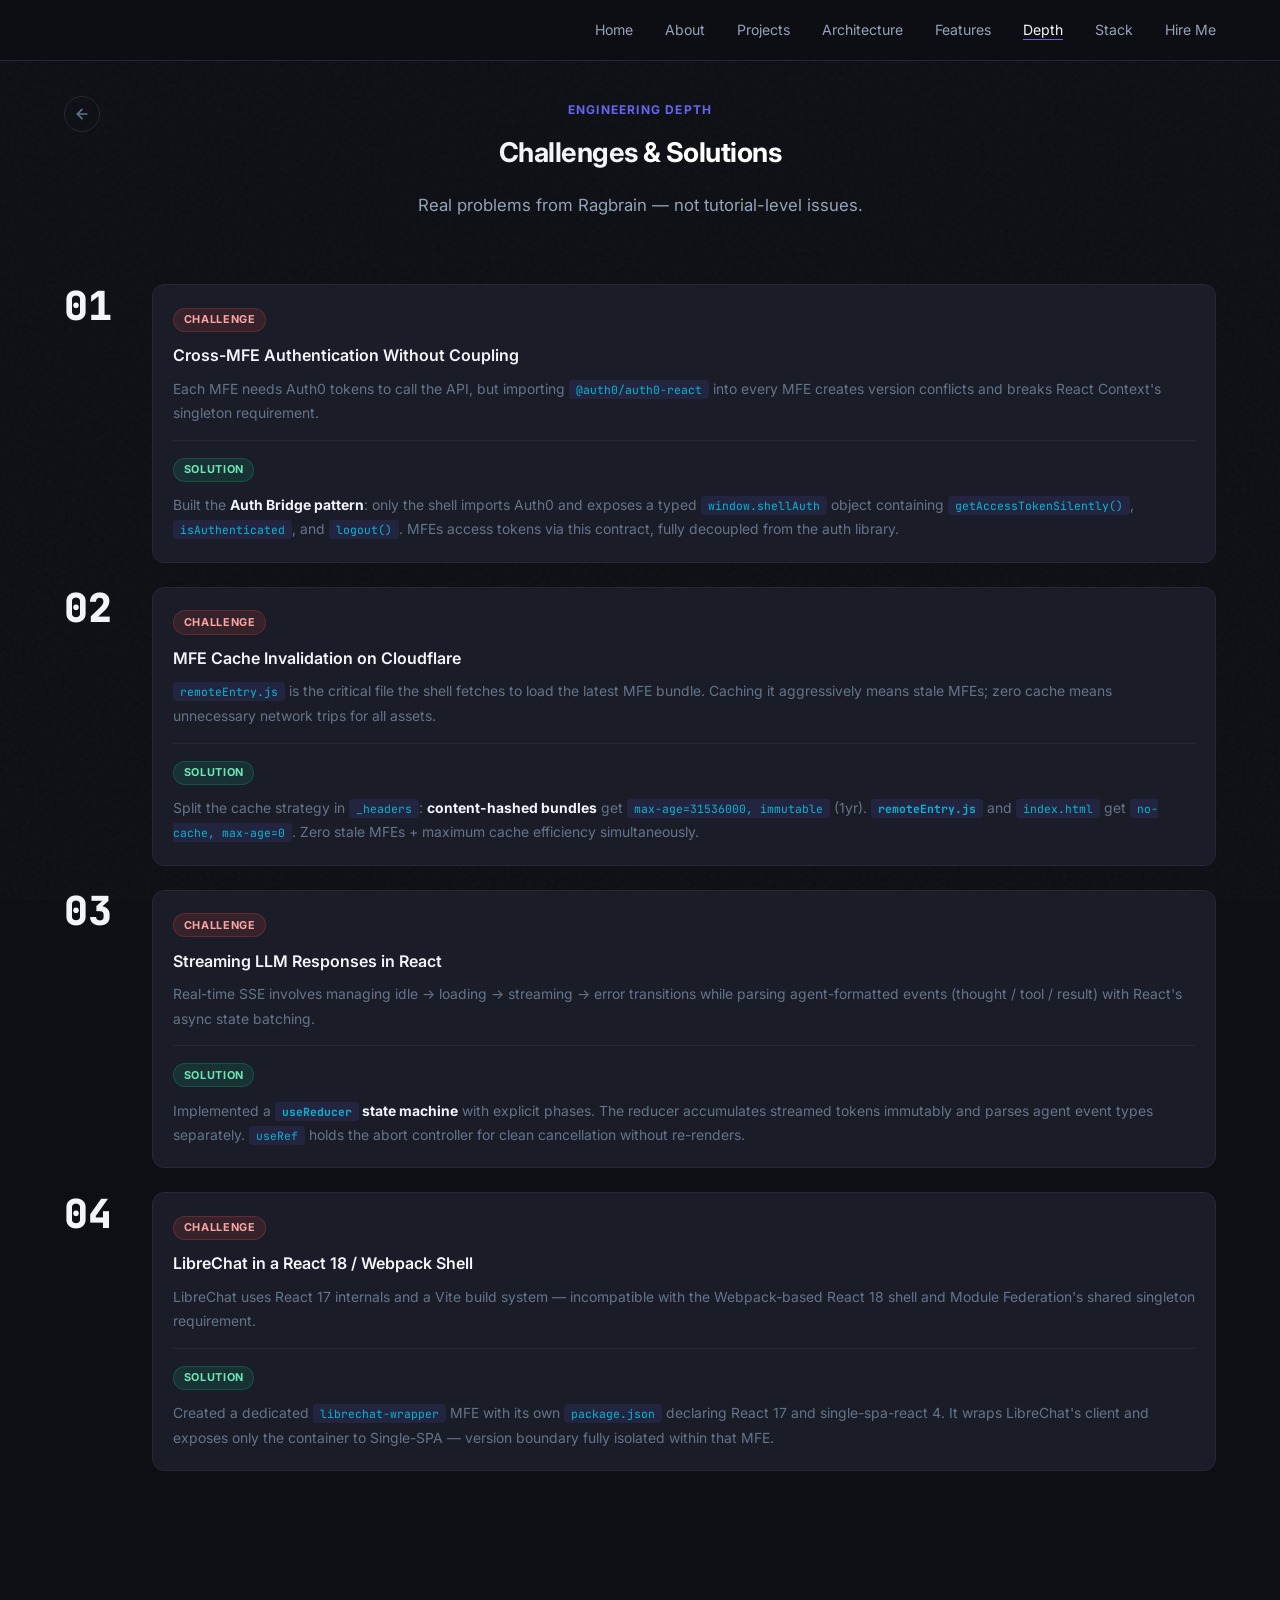
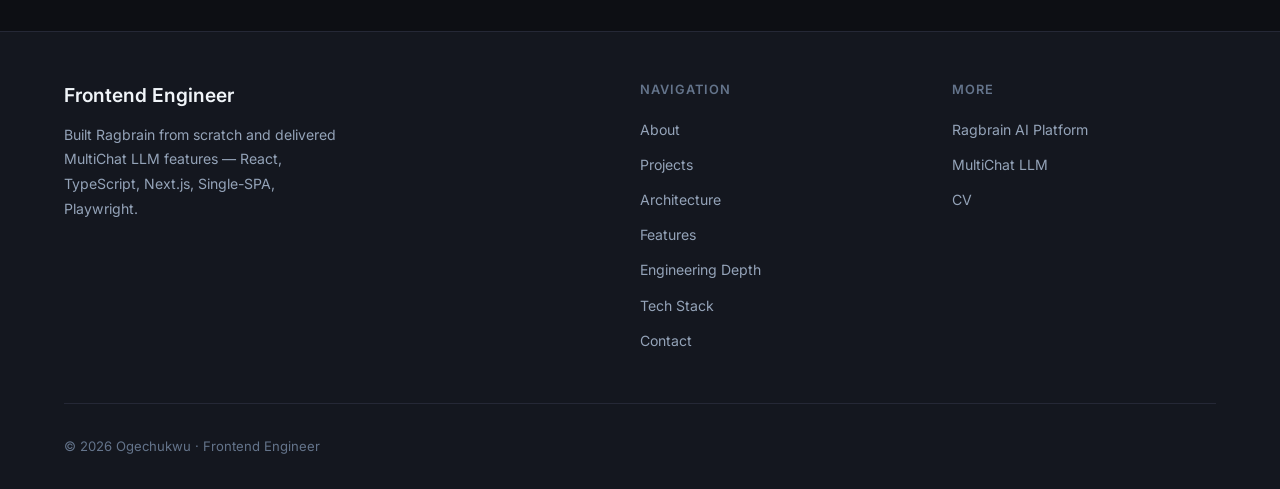
<file: pages/depth.html>
<!DOCTYPE html>
<html lang="en">
<head>
  <meta charset="UTF-8"/>
  <meta name="viewport" content="width=device-width, initial-scale=1.0"/>
  <meta name="description" content="Engineering challenges and solutions — Cross-MFE auth, Cloudflare cache, SSE streaming, LibreChat integration."/>
  <title>Engineering Depth | Ogechukwu</title>
  <link rel="preconnect" href="https://fonts.googleapis.com"/>
  <link rel="preconnect" href="https://fonts.gstatic.com" crossorigin/>
  <link href="https://fonts.googleapis.com/css2?family=Inter:wght@400;500;600;700;800&family=JetBrains+Mono:wght@400;700&display=swap" rel="stylesheet"/>
  <link rel="stylesheet" href="../assets/css/style.css?v=2"/>
</head>
<body>

<nav class="nav">
  <div class="nav-inner">
    <button class="nav-toggle" id="navToggle" aria-label="Toggle navigation">
      <span></span><span></span><span></span>
    </button>
    <ul class="nav-links" id="navLinks">
      <li><a href="../index.html">Home</a></li>
      <li><a href="about.html" >About</a></li>
      <li><a href="projects.html" >Projects</a></li>
      <li><a href="architecture.html" >Architecture</a></li>
      <li><a href="features.html" >Features</a></li>
      <li><a href="depth.html" class="active">Depth</a></li>
      <li><a href="stack.html" >Stack</a></li>
      <li><a href="contact.html">Hire Me</a></li>
    </ul>
  </div>
</nav>


<section class="section" style="padding-top:6rem;">
  <div class="container">
    <div class="page-header-row">
    <a href="javascript:history.back()" class="page-back-btn" aria-label="Go back">
      <svg width="16" height="16" viewBox="0 0 24 24" fill="none" stroke="currentColor" stroke-width="2.5" stroke-linecap="round" stroke-linejoin="round"><line x1="19" y1="12" x2="5" y2="12"/><polyline points="12 19 5 12 12 5"/></svg>
    </a>
    <div class="section-header fade-in">
      <span class="section-tag">Engineering Depth</span>
      <h2>Challenges <span class="grad">&amp; Solutions</span></h2>
      <p>Real problems from Ragbrain — not tutorial-level issues.</p>
    </div>
    </div>
    <div class="challenges fade-in">
      <div class="ch-item">
        <div class="ch-num">01</div>
        <div class="ch-body">
          <span class="ch-label ch-label-prob">Challenge</span>
          <h3>Cross-MFE Authentication Without Coupling</h3>
          <p>Each MFE needs Auth0 tokens to call the API, but importing <code>@auth0/auth0-react</code> into every MFE creates version conflicts and breaks React Context's singleton requirement.</p>
          <div class="ch-solution">
            <span class="ch-label ch-label-sol">Solution</span>
            <p>Built the <strong style="color:var(--text-1)">Auth Bridge pattern</strong>: only the shell imports Auth0 and exposes a typed <code>window.shellAuth</code> object containing <code>getAccessTokenSilently()</code>, <code>isAuthenticated</code>, and <code>logout()</code>. MFEs access tokens via this contract, fully decoupled from the auth library.</p>
          </div>
        </div>
      </div>
      <div class="ch-item">
        <div class="ch-num">02</div>
        <div class="ch-body">
          <span class="ch-label ch-label-prob">Challenge</span>
          <h3>MFE Cache Invalidation on Cloudflare</h3>
          <p><code>remoteEntry.js</code> is the critical file the shell fetches to load the latest MFE bundle. Caching it aggressively means stale MFEs; zero cache means unnecessary network trips for all assets.</p>
          <div class="ch-solution">
            <span class="ch-label ch-label-sol">Solution</span>
            <p>Split the cache strategy in <code>_headers</code>: <strong style="color:var(--text-1)">content-hashed bundles</strong> get <code>max-age=31536000, immutable</code> (1yr). <strong style="color:var(--text-1)"><code>remoteEntry.js</code></strong> and <code>index.html</code> get <code>no-cache, max-age=0</code>. Zero stale MFEs + maximum cache efficiency simultaneously.</p>
          </div>
        </div>
      </div>
      <div class="ch-item">
        <div class="ch-num">03</div>
        <div class="ch-body">
          <span class="ch-label ch-label-prob">Challenge</span>
          <h3>Streaming LLM Responses in React</h3>
          <p>Real-time SSE involves managing idle → loading → streaming → error transitions while parsing agent-formatted events (thought / tool / result) with React's async state batching.</p>
          <div class="ch-solution">
            <span class="ch-label ch-label-sol">Solution</span>
            <p>Implemented a <strong style="color:var(--text-1)"><code>useReducer</code> state machine</strong> with explicit phases. The reducer accumulates streamed tokens immutably and parses agent event types separately. <code>useRef</code> holds the abort controller for clean cancellation without re-renders.</p>
          </div>
        </div>
      </div>
      <div class="ch-item">
        <div class="ch-num">04</div>
        <div class="ch-body">
          <span class="ch-label ch-label-prob">Challenge</span>
          <h3>LibreChat in a React 18 / Webpack Shell</h3>
          <p>LibreChat uses React 17 internals and a Vite build system — incompatible with the Webpack-based React 18 shell and Module Federation's shared singleton requirement.</p>
          <div class="ch-solution">
            <span class="ch-label ch-label-sol">Solution</span>
            <p>Created a dedicated <code>librechat-wrapper</code> MFE with its own <code>package.json</code> declaring React 17 and single-spa-react 4. It wraps LibreChat's client and exposes only the container to Single-SPA — version boundary fully isolated within that MFE.</p>
          </div>
        </div>
      </div>
    </div>
  </div>
</section>

<footer class="footer">
  <div class="container">
    <div class="footer-grid">
      <div class="footer-brand">
        <h3>Frontend Engineer</h3>
        <p>Built Ragbrain from scratch and delivered MultiChat LLM features — React, TypeScript, Next.js, Single-SPA, Playwright.</p>
      </div>
      <div class="footer-col">
        <h4>Navigation</h4>
        <ul>
          <li><a href="about.html">About</a></li>
          <li><a href="projects.html">Projects</a></li>
          <li><a href="architecture.html">Architecture</a></li>
          <li><a href="features.html">Features</a></li>
          <li><a href="depth.html">Engineering Depth</a></li>
          <li><a href="stack.html">Tech Stack</a></li>
          <li><a href="contact.html">Contact</a></li>
        </ul>
      </div>
      <div class="footer-col">
        <h4>More</h4>
        <ul>
          <li><a href="projects.html">Ragbrain AI Platform</a></li>
          <li><a href="projects.html">MultiChat LLM</a></li>
          <li><a href="cv.html">CV</a></li>
        </ul>
      </div>
    </div>
    <div class="footer-bottom">
      <span>© 2026 Ogechukwu · Frontend Engineer</span>
    </div>
  </div>
</footer>

<script src="../assets/js/main.js"></script>
</body>
</html>
</file>
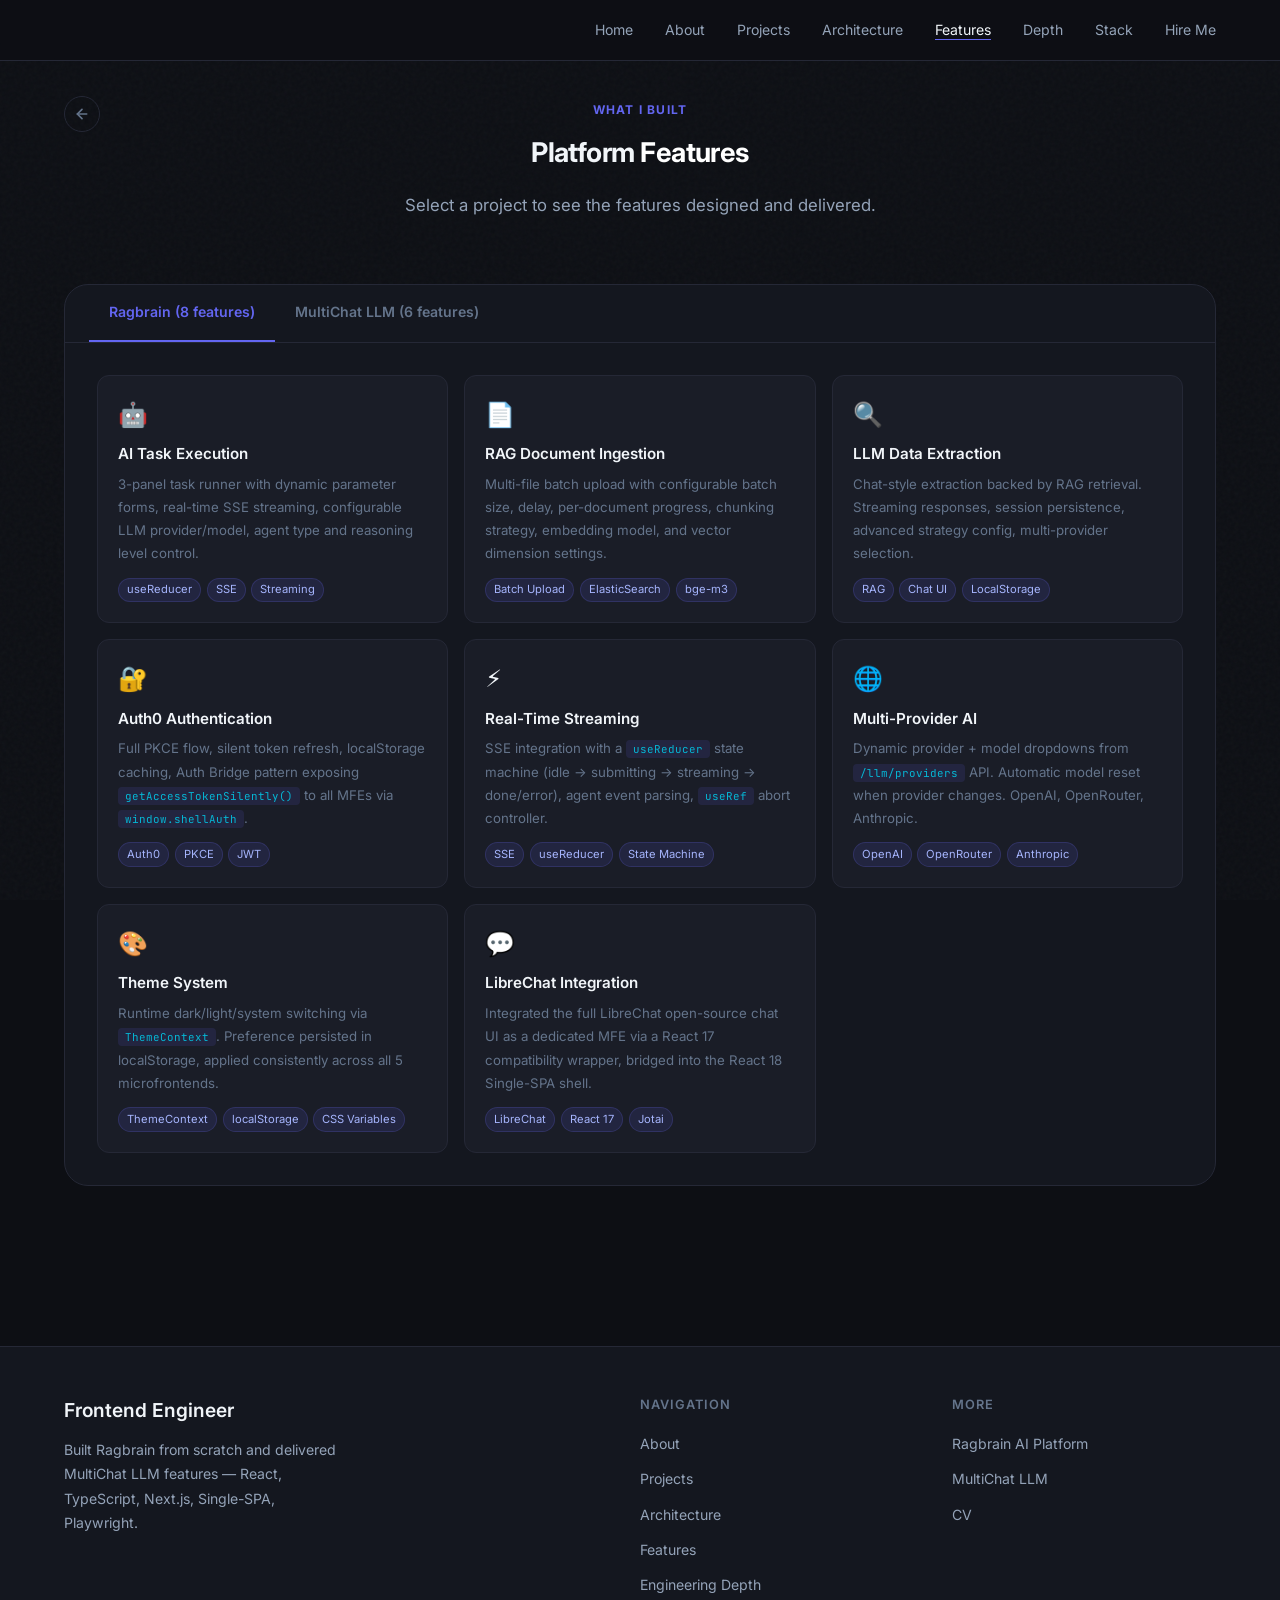
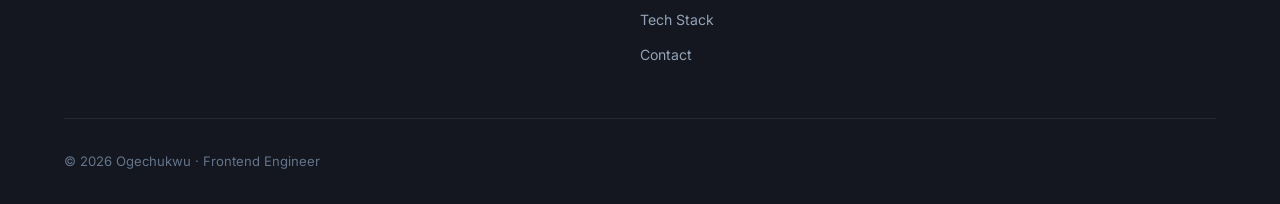
<file: pages/features.html>
<!DOCTYPE html>
<html lang="en">
<head>
  <meta charset="UTF-8"/>
  <meta name="viewport" content="width=device-width, initial-scale=1.0"/>
  <meta name="description" content="Platform features built for Ragbrain (8 features) and MultiChat LLM (6 features)."/>
  <title>Features | Ogechukwu</title>
  <link rel="preconnect" href="https://fonts.googleapis.com"/>
  <link rel="preconnect" href="https://fonts.gstatic.com" crossorigin/>
  <link href="https://fonts.googleapis.com/css2?family=Inter:wght@400;500;600;700;800&family=JetBrains+Mono:wght@400;700&display=swap" rel="stylesheet"/>
  <link rel="stylesheet" href="../assets/css/style.css?v=2"/>
</head>
<body>

<nav class="nav">
  <div class="nav-inner">
    <button class="nav-toggle" id="navToggle" aria-label="Toggle navigation">
      <span></span><span></span><span></span>
    </button>
    <ul class="nav-links" id="navLinks">
      <li><a href="../index.html">Home</a></li>
      <li><a href="about.html" >About</a></li>
      <li><a href="projects.html" >Projects</a></li>
      <li><a href="architecture.html" >Architecture</a></li>
      <li><a href="features.html" class="active">Features</a></li>
      <li><a href="depth.html" >Depth</a></li>
      <li><a href="stack.html" >Stack</a></li>
      <li><a href="contact.html">Hire Me</a></li>
    </ul>
  </div>
</nav>


<section class="section" style="padding-top:6rem;">
  <div class="container">
    <div class="page-header-row">
    <a href="javascript:history.back()" class="page-back-btn" aria-label="Go back">
      <svg width="16" height="16" viewBox="0 0 24 24" fill="none" stroke="currentColor" stroke-width="2.5" stroke-linecap="round" stroke-linejoin="round"><line x1="19" y1="12" x2="5" y2="12"/><polyline points="12 19 5 12 12 5"/></svg>
    </a>
    <div class="section-header fade-in">
      <span class="section-tag">What I Built</span>
      <h2>Platform <span class="grad">Features</span></h2>
      <p>Select a project to see the features designed and delivered.</p>
    </div>
    </div>
    <div class="arch-container fade-in">
      <div class="arch-tabs">
        <div class="arch-tab active" data-panel="feat-ragbrain">Ragbrain (8 features)</div>
        <div class="arch-tab" data-panel="feat-multichat">MultiChat LLM (6 features)</div>
      </div>
      <div id="panel-feat-ragbrain" class="arch-panel active">
        <div class="features-grid">
          <div class="feat-card">
            <span class="feat-icon">🤖</span>
            <h3>AI Task Execution</h3>
            <p>3-panel task runner with dynamic parameter forms, real-time SSE streaming, configurable LLM provider/model, agent type and reasoning level control.</p>
            <div class="feat-tags"><span>useReducer</span><span>SSE</span><span>Streaming</span></div>
          </div>
          <div class="feat-card">
            <span class="feat-icon">📄</span>
            <h3>RAG Document Ingestion</h3>
            <p>Multi-file batch upload with configurable batch size, delay, per-document progress, chunking strategy, embedding model, and vector dimension settings.</p>
            <div class="feat-tags"><span>Batch Upload</span><span>ElasticSearch</span><span>bge-m3</span></div>
          </div>
          <div class="feat-card">
            <span class="feat-icon">🔍</span>
            <h3>LLM Data Extraction</h3>
            <p>Chat-style extraction backed by RAG retrieval. Streaming responses, session persistence, advanced strategy config, multi-provider selection.</p>
            <div class="feat-tags"><span>RAG</span><span>Chat UI</span><span>LocalStorage</span></div>
          </div>
          <div class="feat-card">
            <span class="feat-icon">🔐</span>
            <h3>Auth0 Authentication</h3>
            <p>Full PKCE flow, silent token refresh, localStorage caching, Auth Bridge pattern exposing <code>getAccessTokenSilently()</code> to all MFEs via <code>window.shellAuth</code>.</p>
            <div class="feat-tags"><span>Auth0</span><span>PKCE</span><span>JWT</span></div>
          </div>
          <div class="feat-card">
            <span class="feat-icon">⚡</span>
            <h3>Real-Time Streaming</h3>
            <p>SSE integration with a <code>useReducer</code> state machine (idle → submitting → streaming → done/error), agent event parsing, <code>useRef</code> abort controller.</p>
            <div class="feat-tags"><span>SSE</span><span>useReducer</span><span>State Machine</span></div>
          </div>
          <div class="feat-card">
            <span class="feat-icon">🌐</span>
            <h3>Multi-Provider AI</h3>
            <p>Dynamic provider + model dropdowns from <code>/llm/providers</code> API. Automatic model reset when provider changes. OpenAI, OpenRouter, Anthropic.</p>
            <div class="feat-tags"><span>OpenAI</span><span>OpenRouter</span><span>Anthropic</span></div>
          </div>
          <div class="feat-card">
            <span class="feat-icon">🎨</span>
            <h3>Theme System</h3>
            <p>Runtime dark/light/system switching via <code>ThemeContext</code>. Preference persisted in localStorage, applied consistently across all 5 microfrontends.</p>
            <div class="feat-tags"><span>ThemeContext</span><span>localStorage</span><span>CSS Variables</span></div>
          </div>
          <div class="feat-card">
            <span class="feat-icon">💬</span>
            <h3>LibreChat Integration</h3>
            <p>Integrated the full LibreChat open-source chat UI as a dedicated MFE via a React 17 compatibility wrapper, bridged into the React 18 Single-SPA shell.</p>
            <div class="feat-tags"><span>LibreChat</span><span>React 17</span><span>Jotai</span></div>
          </div>
        </div>
      </div>
      <div id="panel-feat-multichat" class="arch-panel">
        <div class="features-grid">
          <div class="feat-card">
            <span class="feat-icon">📊</span>
            <h3>User Statistics Dashboard</h3>
            <p>Full self-service analytics page. Time-range filters (7d–All), KPI summary cards, area chart, per-model token breakdown, recent sessions list.</p>
            <div class="feat-tags"><span>SWR</span><span>AreaChart</span><span>TypeScript</span></div>
          </div>
          <div class="feat-card">
            <span class="feat-icon">🔖</span>
            <h3>Multi-Level Prompt Selector</h3>
            <p>Reusable Popover with two-tier hierarchy: company-wide global prompts by category and user-defined individual prompts. Real-time search + checkbox selection.</p>
            <div class="feat-tags"><span>Popover</span><span>SWR</span><span>useMemo</span></div>
          </div>
          <div class="feat-card">
            <span class="feat-icon">💬</span>
            <h3>Chat Mode Indicator Bar</h3>
            <p>Refactored from floating button to persistent top-bar showing active assistant + LLM model. ChatInfoPanel toggle repositioned into the bar.</p>
            <div class="feat-tags"><span>ChatUI.tsx</span><span>SvgSliders</span><span>Tailwind</span></div>
          </div>
          <div class="feat-card">
            <span class="feat-icon">🛡</span>
            <h3>Admin Prompt Form Extension</h3>
            <p>Added category dropdown (Company / Systems &amp; Software / CRM) to the global-prompt admin form with Formik + Yup validation and full TypeScript propagation.</p>
            <div class="feat-tags"><span>Formik</span><span>Yup</span><span>TypeScript</span></div>
          </div>
          <div class="feat-card">
            <span class="feat-icon">🗂</span>
            <h3>Project Prompt Selector</h3>
            <p>Assigns a global prompt to a project context panel. Async loading, optimistic REST PUT updates, read-only view for non-owner members.</p>
            <div class="feat-tags"><span>useCallback</span><span>REST PUT</span></div>
          </div>
          <div class="feat-card">
            <span class="feat-icon">🧪</span>
            <h3>Playwright E2E Tests</h3>
            <p>Two test suites with dedicated Playwright config files: chat-mode-display (mode bar, info panel toggle) and prompt-selector (popover, categories, search, insertion). 40+ test cases.</p>
            <div class="feat-tags"><span>Playwright</span><span>E2E</span><span>40+ cases</span></div>
          </div>
        </div>
      </div>
    </div>
  </div>
</section>

<footer class="footer">
  <div class="container">
    <div class="footer-grid">
      <div class="footer-brand">
        <h3>Frontend Engineer</h3>
        <p>Built Ragbrain from scratch and delivered MultiChat LLM features — React, TypeScript, Next.js, Single-SPA, Playwright.</p>
      </div>
      <div class="footer-col">
        <h4>Navigation</h4>
        <ul>
          <li><a href="about.html">About</a></li>
          <li><a href="projects.html">Projects</a></li>
          <li><a href="architecture.html">Architecture</a></li>
          <li><a href="features.html">Features</a></li>
          <li><a href="depth.html">Engineering Depth</a></li>
          <li><a href="stack.html">Tech Stack</a></li>
          <li><a href="contact.html">Contact</a></li>
        </ul>
      </div>
      <div class="footer-col">
        <h4>More</h4>
        <ul>
          <li><a href="projects.html">Ragbrain AI Platform</a></li>
          <li><a href="projects.html">MultiChat LLM</a></li>
          <li><a href="cv.html">CV</a></li>
        </ul>
      </div>
    </div>
    <div class="footer-bottom">
      <span>© 2026 Ogechukwu · Frontend Engineer</span>
    </div>
  </div>
</footer>

<script src="../assets/js/main.js"></script>
</body>
</html>
</file>
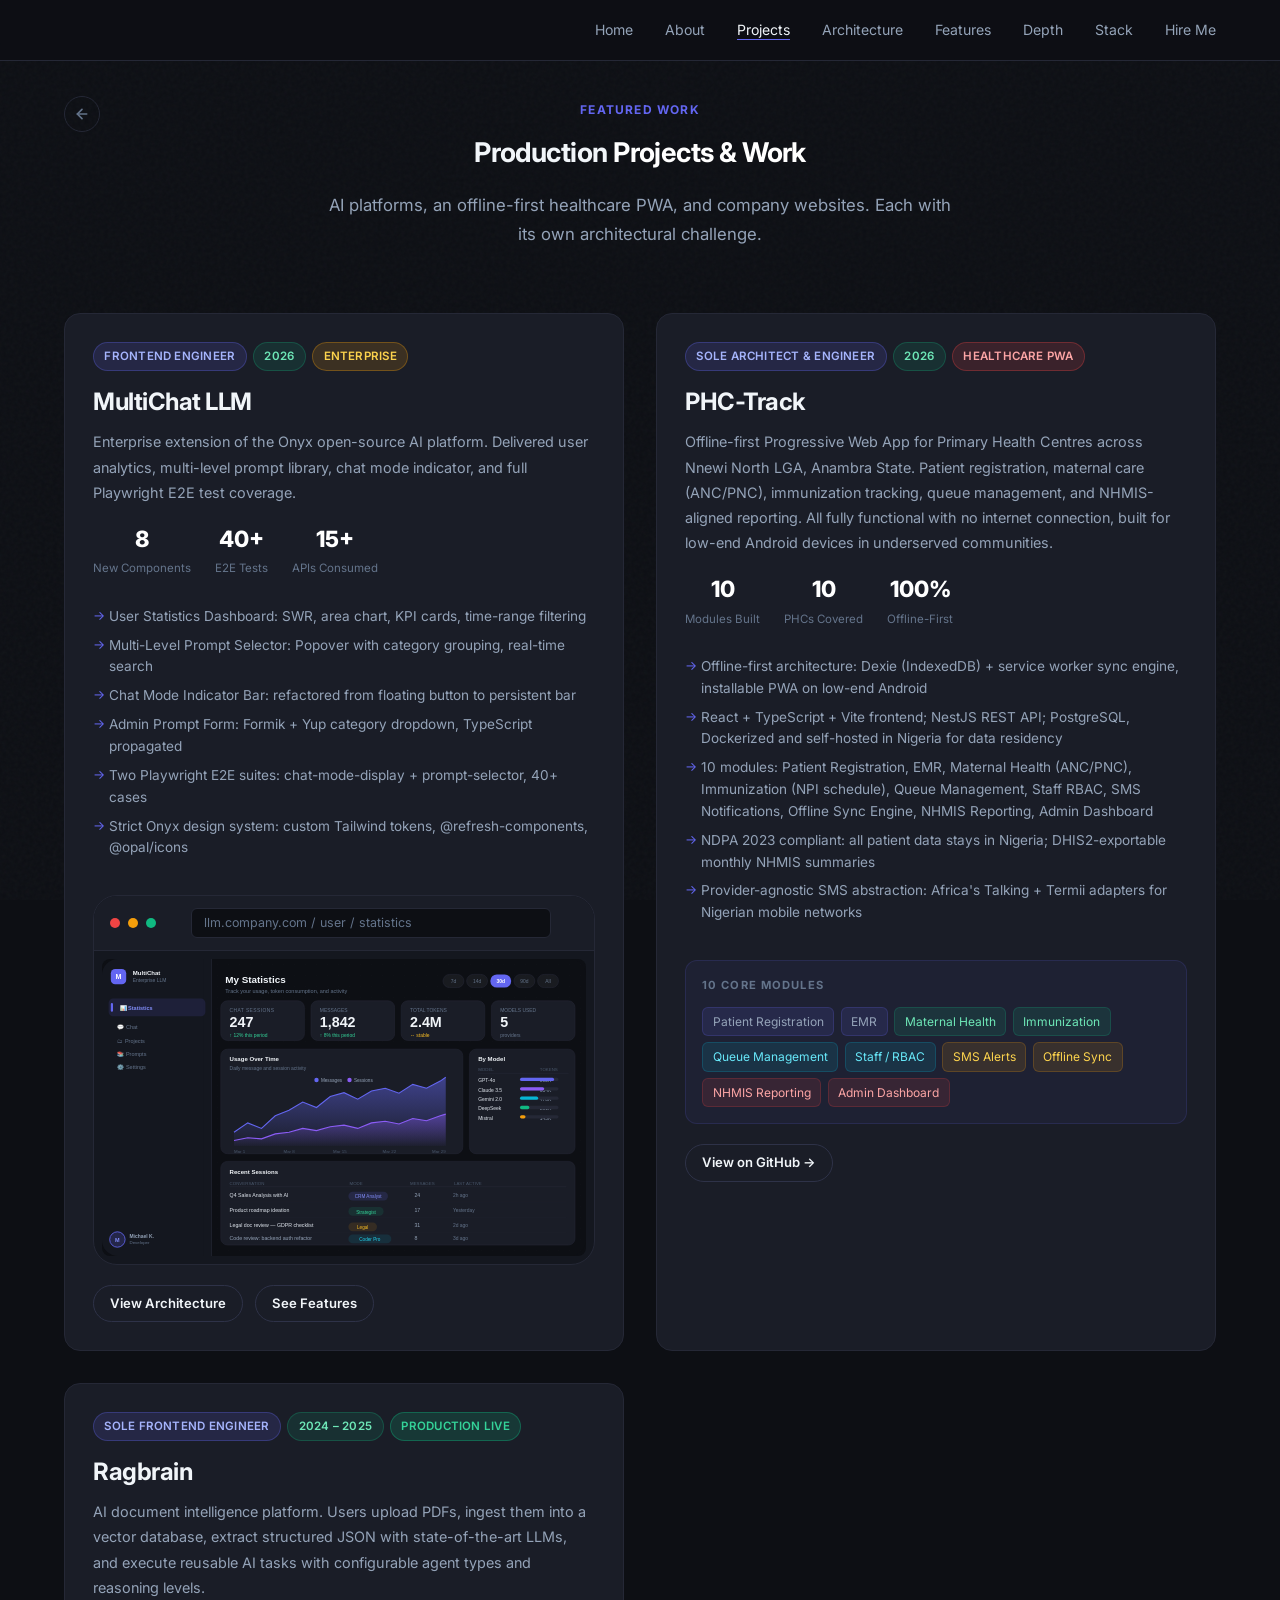
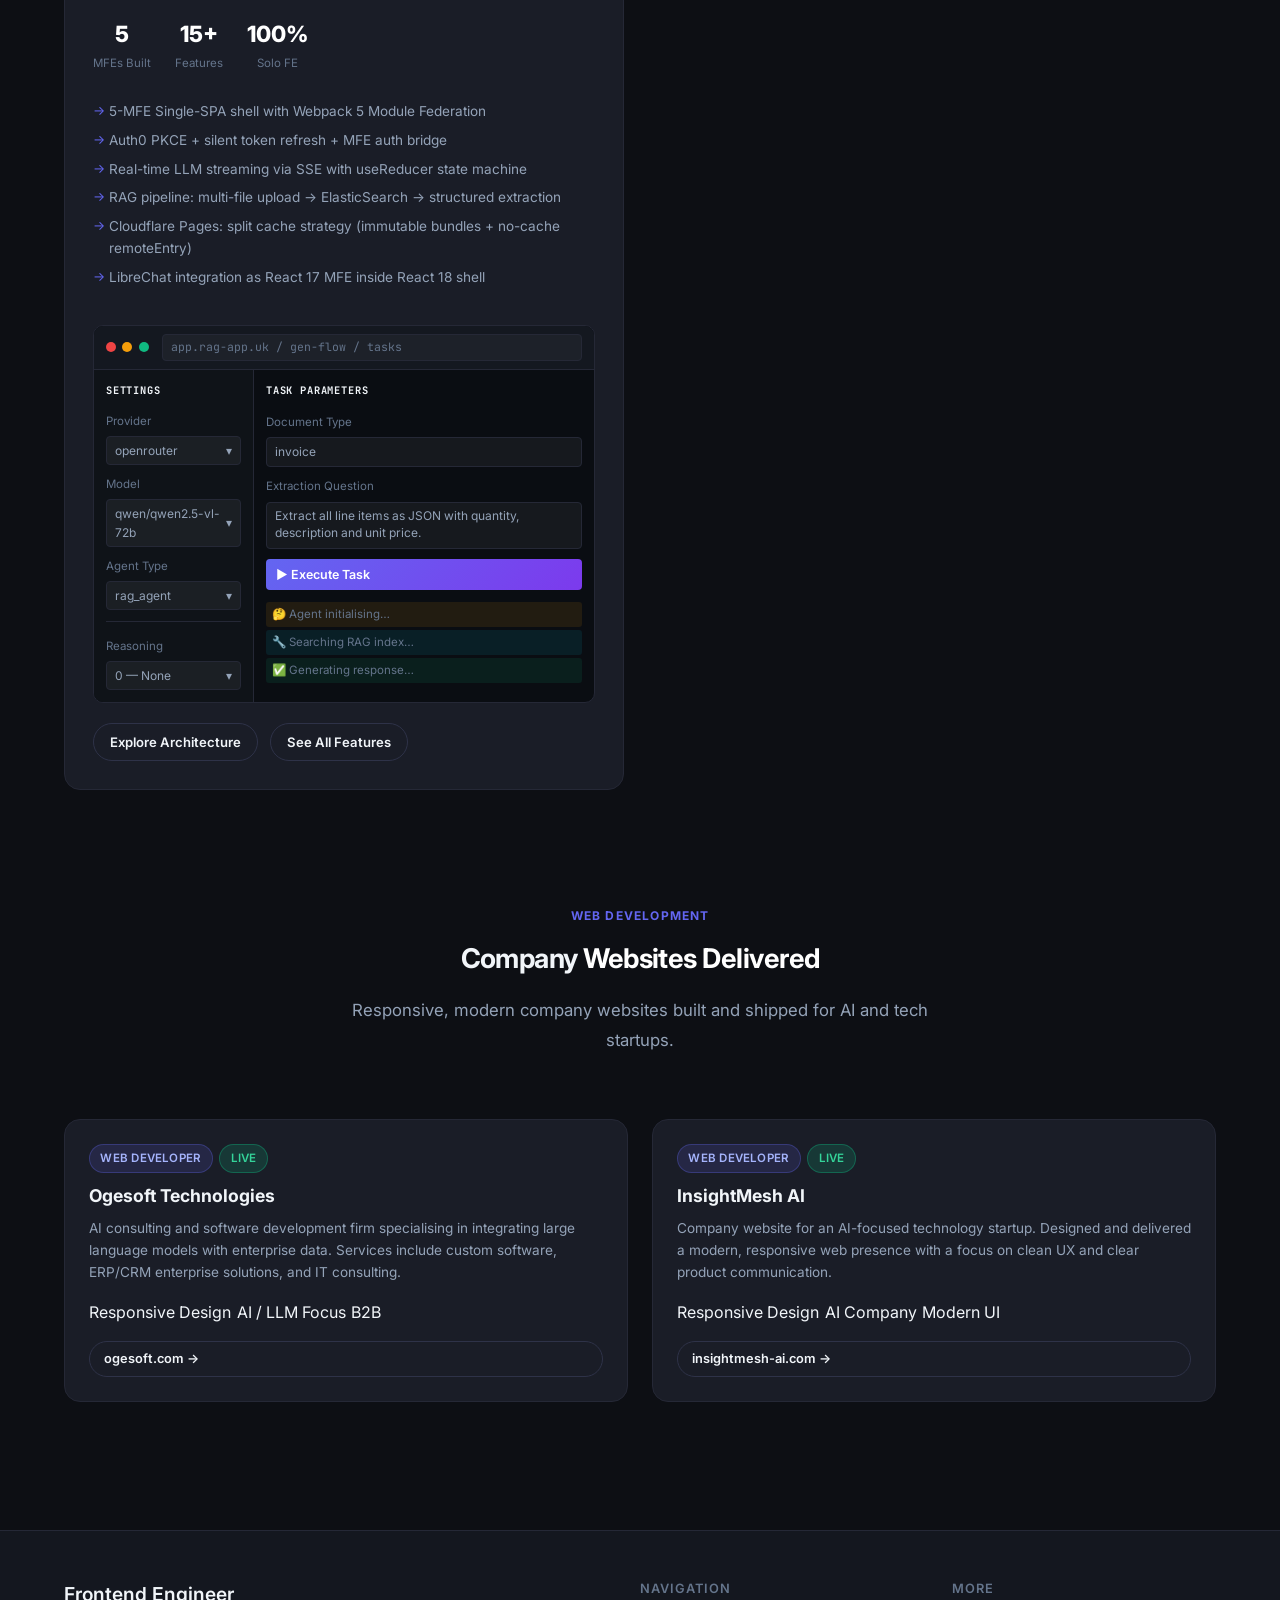
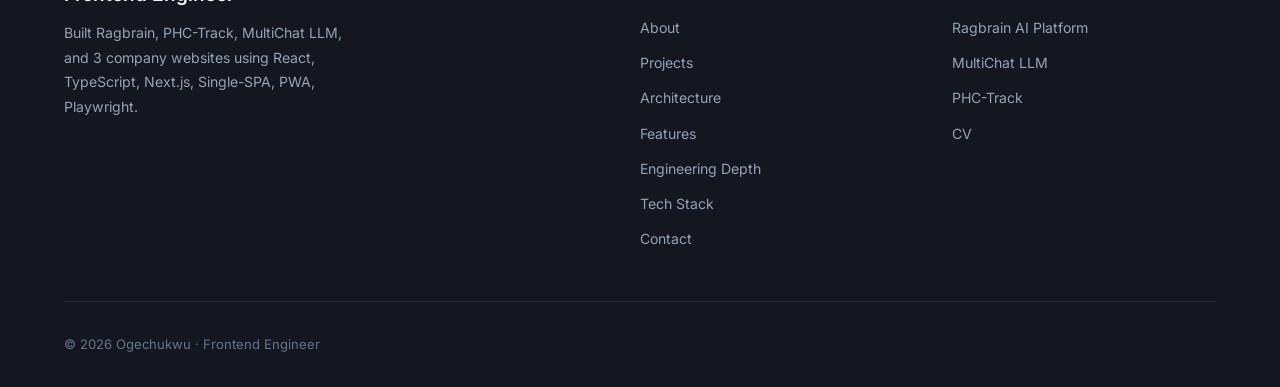
<file: pages/projects.html>
<!DOCTYPE html>
<html lang="en">
<head>
  <meta charset="UTF-8"/>
  <meta name="viewport" content="width=device-width, initial-scale=1.0"/>
  <meta name="description" content="Ragbrain (5-MFE AI platform), MultiChat LLM (enterprise Onyx extension), PHC-Track (offline-first healthcare PWA), and 2 company websites — production frontend work."/>
  <title>Projects | Ogechukwu</title>
  <link rel="preconnect" href="https://fonts.googleapis.com"/>
  <link rel="preconnect" href="https://fonts.gstatic.com" crossorigin/>
  <link href="https://fonts.googleapis.com/css2?family=Inter:wght@400;500;600;700;800&family=JetBrains+Mono:wght@400;700&display=swap" rel="stylesheet"/>
  <link rel="stylesheet" href="../assets/css/style.css?v=2"/>
</head>
<body>

<nav class="nav">
  <div class="nav-inner">
    <button class="nav-toggle" id="navToggle" aria-label="Toggle navigation">
      <span></span><span></span><span></span>
    </button>
    <ul class="nav-links" id="navLinks">
      <li><a href="../index.html">Home</a></li>
      <li><a href="about.html" >About</a></li>
      <li><a href="projects.html" class="active">Projects</a></li>
      <li><a href="architecture.html" >Architecture</a></li>
      <li><a href="features.html" >Features</a></li>
      <li><a href="depth.html" >Depth</a></li>
      <li><a href="stack.html" >Stack</a></li>
      <li><a href="contact.html">Hire Me</a></li>
    </ul>
  </div>
</nav>


<section class="section" style="padding-top:6rem;">
  <div class="container">
    <div class="page-header-row">
    <a href="javascript:history.back()" class="page-back-btn" aria-label="Go back">
      <svg width="16" height="16" viewBox="0 0 24 24" fill="none" stroke="currentColor" stroke-width="2.5" stroke-linecap="round" stroke-linejoin="round"><line x1="19" y1="12" x2="5" y2="12"/><polyline points="12 19 5 12 12 5"/></svg>
    </a>
    <div class="section-header fade-in">
      <span class="section-tag">Featured Work</span>
      <h2>Production <span class="grad">Projects & Work</span></h2>
      <p>AI platforms, an offline-first healthcare PWA, and company websites. Each with its own architectural challenge.</p>
    </div>
    </div>
    <div class="projects-grid">

      <!-- MULTICHAT LLM -->
      <div class="project-overview fade-in stagger-1">
        <div class="po-badges">
          <span class="po-badge po-badge-role">Frontend Engineer</span>
          <span class="po-badge po-badge-year">2026</span>
          <span class="po-badge po-badge-enterprise">Enterprise</span>
        </div>
        <h2 style="font-size:1.5rem;margin-bottom:0.5rem;">MultiChat LLM</h2>
        <p style="font-size:0.9rem;">Enterprise extension of the Onyx open-source AI platform. Delivered user analytics, multi-level prompt library, chat mode indicator, and full Playwright E2E test coverage.</p>
        <div class="po-stats">
          <div class="po-stat"><div class="po-stat-num grad">8</div><div class="po-stat-lbl">New Components</div></div>
          <div class="po-stat"><div class="po-stat-num grad">40+</div><div class="po-stat-lbl">E2E Tests</div></div>
          <div class="po-stat"><div class="po-stat-num grad">15+</div><div class="po-stat-lbl">APIs Consumed</div></div>
        </div>
        <ul class="po-highlights">
          <li>User Statistics Dashboard: SWR, area chart, KPI cards, time-range filtering</li>
          <li>Multi-Level Prompt Selector: Popover with category grouping, real-time search</li>
          <li>Chat Mode Indicator Bar: refactored from floating button to persistent bar</li>
          <li>Admin Prompt Form: Formik + Yup category dropdown, TypeScript propagated</li>
          <li>Two Playwright E2E suites: chat-mode-display + prompt-selector, 40+ cases</li>
          <li>Strict Onyx design system: custom Tailwind tokens, @refresh-components, @opal/icons</li>
        </ul>
        <div class="mockup-container" style="margin-top:1.25rem;">
          <div class="mockup-bar">
            <span class="mockup-dot" style="background:#ef4444;"></span>
            <span class="mockup-dot" style="background:#f59e0b;"></span>
            <span class="mockup-dot" style="background:#10b981;"></span>
            <div class="mockup-url">llm.company.com / user / statistics</div>
          </div>
          <div class="mockup-content" style="padding:0.5rem;">
            <img src="../assets/svg/mockup-statistics.svg" alt="Statistics dashboard" style="width:100%;border-radius:8px;"/>
          </div>
        </div>
        <div style="margin-top:1.25rem;display:flex;gap:0.75rem;flex-wrap:wrap;">
          <a href="architecture.html" class="btn btn-outline" style="font-size:0.82rem;padding:0.45rem 1rem;">View Architecture</a>
          <a href="features.html" class="btn btn-outline" style="font-size:0.82rem;padding:0.45rem 1rem;">See Features</a>
        </div>
      </div>

      <!-- PHC-TRACK -->
      <div class="project-overview fade-in stagger-2">
        <div class="po-badges">
          <span class="po-badge po-badge-role">Sole Architect &amp; Engineer</span>
          <span class="po-badge po-badge-year">2026</span>
          <span class="po-badge" style="background:rgba(239,68,68,.15);color:#fca5a5;border:1px solid rgba(239,68,68,.3);">Healthcare PWA</span>
        </div>
        <h2 style="font-size:1.5rem;margin-bottom:0.5rem;">PHC-Track</h2>
        <p style="font-size:0.9rem;">Offline-first Progressive Web App for Primary Health Centres across Nnewi North LGA, Anambra State. Patient registration, maternal care (ANC/PNC), immunization tracking, queue management, and NHMIS-aligned reporting. All fully functional with no internet connection, built for low-end Android devices in underserved communities.</p>
        <div class="po-stats">
          <div class="po-stat"><div class="po-stat-num grad">10</div><div class="po-stat-lbl">Modules Built</div></div>
          <div class="po-stat"><div class="po-stat-num grad">10</div><div class="po-stat-lbl">PHCs Covered</div></div>
          <div class="po-stat"><div class="po-stat-num grad">100%</div><div class="po-stat-lbl">Offline-First</div></div>
        </div>
        <ul class="po-highlights">
          <li>Offline-first architecture: Dexie (IndexedDB) + service worker sync engine, installable PWA on low-end Android</li>
          <li>React + TypeScript + Vite frontend; NestJS REST API; PostgreSQL, Dockerized and self-hosted in Nigeria for data residency</li>
          <li>10 modules: Patient Registration, EMR, Maternal Health (ANC/PNC), Immunization (NPI schedule), Queue Management, Staff RBAC, SMS Notifications, Offline Sync Engine, NHMIS Reporting, Admin Dashboard</li>
          <li>NDPA 2023 compliant: all patient data stays in Nigeria; DHIS2-exportable monthly NHMIS summaries</li>
          <li>Provider-agnostic SMS abstraction: Africa's Talking + Termii adapters for Nigerian mobile networks</li>
        </ul>
        <div style="margin-top:1.25rem;background:rgba(99,102,241,0.06);border:1px solid rgba(99,102,241,0.15);border-radius:12px;padding:1rem;">
          <div style="font-size:0.7rem;font-weight:700;letter-spacing:0.1em;text-transform:uppercase;color:var(--text-3);margin-bottom:0.75rem;">10 Core Modules</div>
          <div style="display:flex;flex-wrap:wrap;gap:0.4rem;">
            <span style="font-size:0.75rem;padding:0.25rem 0.6rem;border-radius:6px;background:rgba(99,102,241,0.12);border:1px solid rgba(99,102,241,0.2);color:var(--text-2);">Patient Registration</span>
            <span style="font-size:0.75rem;padding:0.25rem 0.6rem;border-radius:6px;background:rgba(99,102,241,0.12);border:1px solid rgba(99,102,241,0.2);color:var(--text-2);">EMR</span>
            <span style="font-size:0.75rem;padding:0.25rem 0.6rem;border-radius:6px;background:rgba(16,185,129,0.12);border:1px solid rgba(16,185,129,0.2);color:#6ee7b7;">Maternal Health</span>
            <span style="font-size:0.75rem;padding:0.25rem 0.6rem;border-radius:6px;background:rgba(16,185,129,0.12);border:1px solid rgba(16,185,129,0.2);color:#6ee7b7;">Immunization</span>
            <span style="font-size:0.75rem;padding:0.25rem 0.6rem;border-radius:6px;background:rgba(6,182,212,0.12);border:1px solid rgba(6,182,212,0.2);color:#67e8f9;">Queue Management</span>
            <span style="font-size:0.75rem;padding:0.25rem 0.6rem;border-radius:6px;background:rgba(6,182,212,0.12);border:1px solid rgba(6,182,212,0.2);color:#67e8f9;">Staff / RBAC</span>
            <span style="font-size:0.75rem;padding:0.25rem 0.6rem;border-radius:6px;background:rgba(245,158,11,0.12);border:1px solid rgba(245,158,11,0.2);color:#fcd34d;">SMS Alerts</span>
            <span style="font-size:0.75rem;padding:0.25rem 0.6rem;border-radius:6px;background:rgba(245,158,11,0.12);border:1px solid rgba(245,158,11,0.2);color:#fcd34d;">Offline Sync</span>
            <span style="font-size:0.75rem;padding:0.25rem 0.6rem;border-radius:6px;background:rgba(239,68,68,0.12);border:1px solid rgba(239,68,68,0.2);color:#fca5a5;">NHMIS Reporting</span>
            <span style="font-size:0.75rem;padding:0.25rem 0.6rem;border-radius:6px;background:rgba(239,68,68,0.12);border:1px solid rgba(239,68,68,0.2);color:#fca5a5;">Admin Dashboard</span>
          </div>
        </div>
        <div style="margin-top:1.25rem;">
          <a href="https://github.com/OG-001/Nnewi-North-Medtrack" target="_blank" rel="noopener" class="btn btn-outline" style="font-size:0.82rem;padding:0.45rem 1rem;">View on GitHub →</a>
        </div>
      </div>

      <!-- RAGBRAIN -->
      <div class="project-overview fade-in stagger-3">
        <div class="po-badges">
          <span class="po-badge po-badge-role">Sole Frontend Engineer</span>
          <span class="po-badge po-badge-year">2024 – 2025</span>
          <span class="po-badge po-badge-live">Production Live</span>
        </div>
        <h2 style="font-size:1.5rem;margin-bottom:0.5rem;">Ragbrain</h2>
        <p style="font-size:0.9rem;">AI document intelligence platform. Users upload PDFs, ingest them into a vector database, extract structured JSON with state-of-the-art LLMs, and execute reusable AI tasks with configurable agent types and reasoning levels.</p>
        <div class="po-stats">
          <div class="po-stat"><div class="po-stat-num grad">5</div><div class="po-stat-lbl">MFEs Built</div></div>
          <div class="po-stat"><div class="po-stat-num grad">15+</div><div class="po-stat-lbl">Features</div></div>
          <div class="po-stat"><div class="po-stat-num grad">100%</div><div class="po-stat-lbl">Solo FE</div></div>
        </div>
        <ul class="po-highlights">
          <li>5-MFE Single-SPA shell with Webpack 5 Module Federation</li>
          <li>Auth0 PKCE + silent token refresh + MFE auth bridge</li>
          <li>Real-time LLM streaming via SSE with useReducer state machine</li>
          <li>RAG pipeline: multi-file upload → ElasticSearch → structured extraction</li>
          <li>Cloudflare Pages: split cache strategy (immutable bundles + no-cache remoteEntry)</li>
          <li>LibreChat integration as React 17 MFE inside React 18 shell</li>
        </ul>
        <div class="app-frame">
          <div class="app-frame-bar">
            <span class="dot red"></span><span class="dot yellow"></span><span class="dot green"></span>
            <div class="app-frame-url">app.rag-app.uk / gen-flow / tasks</div>
          </div>
          <div class="app-content">
            <div class="mock-sidebar">
              <div class="mock-section-label">SETTINGS</div>
              <div class="mock-field-label">Provider</div>
              <div class="mock-select">openrouter <span class="caret">▾</span></div>
              <div class="mock-field-label">Model</div>
              <div class="mock-select">qwen/qwen2.5-vl-72b <span class="caret">▾</span></div>
              <div class="mock-field-label">Agent Type</div>
              <div class="mock-select">rag_agent <span class="caret">▾</span></div>
              <div class="mock-divider"></div>
              <div class="mock-field-label">Reasoning</div>
              <div class="mock-select">0 — None <span class="caret">▾</span></div>
            </div>
            <div class="mock-form">
              <div class="mock-section-label">TASK PARAMETERS</div>
              <div class="mock-field-label">Document Type</div>
              <div class="mock-input">invoice</div>
              <div class="mock-field-label">Extraction Question</div>
              <div class="mock-textarea">Extract all line items as JSON with quantity, description and unit price.</div>
              <div class="mock-btn">▶ Execute Task</div>
              <div class="mock-stream-row">
                <div class="mock-event thinking">🤔 Agent initialising…</div>
                <div class="mock-event tool">🔧 Searching RAG index…</div>
                <div class="mock-event result">✅ Generating response…</div>
              </div>
            </div>
          </div>
        </div>
        <div style="margin-top:1.25rem;display:flex;gap:0.75rem;flex-wrap:wrap;">
          <a href="architecture.html" class="btn btn-outline" style="font-size:0.82rem;padding:0.45rem 1rem;">Explore Architecture</a>
          <a href="features.html" class="btn btn-outline" style="font-size:0.82rem;padding:0.45rem 1rem;">See All Features</a>
        </div>
      </div>

    </div>
  </div>
</section>

<!-- WEBSITES DELIVERED -->
<section class="section" style="padding-top:1rem;padding-bottom:4rem;">
  <div class="container">
    <div class="section-header fade-in">
      <span class="section-tag">Web Development</span>
      <h2>Company <span class="grad">Websites Delivered</span></h2>
      <p>Responsive, modern company websites built and shipped for AI and tech startups.</p>
    </div>
    <div style="display:grid;grid-template-columns:repeat(auto-fit,minmax(260px,1fr));gap:1.5rem;margin-top:2rem;">

      <!-- Ogesoft -->
      <div class="project-overview fade-in stagger-1" style="padding:1.5rem;">
        <div class="po-badges" style="margin-bottom:0.6rem;">
          <span class="po-badge po-badge-role">Web Developer</span>
          <span class="po-badge po-badge-live">Live</span>
        </div>
        <h3 style="font-size:1.1rem;font-weight:700;margin-bottom:0.5rem;">Ogesoft Technologies</h3>
        <p style="font-size:0.85rem;color:var(--text-2);line-height:1.6;margin-bottom:1rem;">AI consulting and software development firm specialising in integrating large language models with enterprise data. Services include custom software, ERP/CRM enterprise solutions, and IT consulting.</p>
        <div style="display:flex;flex-wrap:wrap;gap:0.35rem;margin-bottom:1rem;">
          <span class="cv-chip">Responsive Design</span>
          <span class="cv-chip">AI / LLM Focus</span>
          <span class="cv-chip">B2B</span>
        </div>
        <a href="https://ogesoft.com" target="_blank" rel="noopener" class="btn btn-outline" style="font-size:0.8rem;padding:0.4rem 0.9rem;">ogesoft.com →</a>
      </div>

      <!-- InsightMesh -->
      <div class="project-overview fade-in stagger-2" style="padding:1.5rem;">
        <div class="po-badges" style="margin-bottom:0.6rem;">
          <span class="po-badge po-badge-role">Web Developer</span>
          <span class="po-badge po-badge-live">Live</span>
        </div>
        <h3 style="font-size:1.1rem;font-weight:700;margin-bottom:0.5rem;">InsightMesh AI</h3>
        <p style="font-size:0.85rem;color:var(--text-2);line-height:1.6;margin-bottom:1rem;">Company website for an AI-focused technology startup. Designed and delivered a modern, responsive web presence with a focus on clean UX and clear product communication.</p>
        <div style="display:flex;flex-wrap:wrap;gap:0.35rem;margin-bottom:1rem;">
          <span class="cv-chip">Responsive Design</span>
          <span class="cv-chip">AI Company</span>
          <span class="cv-chip">Modern UI</span>
        </div>
        <a href="https://insightmesh-ai.com" target="_blank" rel="noopener" class="btn btn-outline" style="font-size:0.8rem;padding:0.4rem 0.9rem;">insightmesh-ai.com →</a>
      </div>


    </div>
  </div>
</section>

<footer class="footer">
  <div class="container">
    <div class="footer-grid">
      <div class="footer-brand">
        <h3>Frontend Engineer</h3>
        <p>Built Ragbrain, PHC-Track, MultiChat LLM, and 3 company websites using React, TypeScript, Next.js, Single-SPA, PWA, Playwright.</p>
      </div>
      <div class="footer-col">
        <h4>Navigation</h4>
        <ul>
          <li><a href="about.html">About</a></li>
          <li><a href="projects.html">Projects</a></li>
          <li><a href="architecture.html">Architecture</a></li>
          <li><a href="features.html">Features</a></li>
          <li><a href="depth.html">Engineering Depth</a></li>
          <li><a href="stack.html">Tech Stack</a></li>
          <li><a href="contact.html">Contact</a></li>
        </ul>
      </div>
      <div class="footer-col">
        <h4>More</h4>
        <ul>
          <li><a href="projects.html">Ragbrain AI Platform</a></li>
          <li><a href="projects.html">MultiChat LLM</a></li>
          <li><a href="projects.html">PHC-Track</a></li>
          <li><a href="cv.html">CV</a></li>
        </ul>
      </div>
    </div>
    <div class="footer-bottom">
      <span>© 2026 Ogechukwu · Frontend Engineer</span>
    </div>
  </div>
</footer>

<script src="../assets/js/main.js"></script>
</body>
</html>
</file>
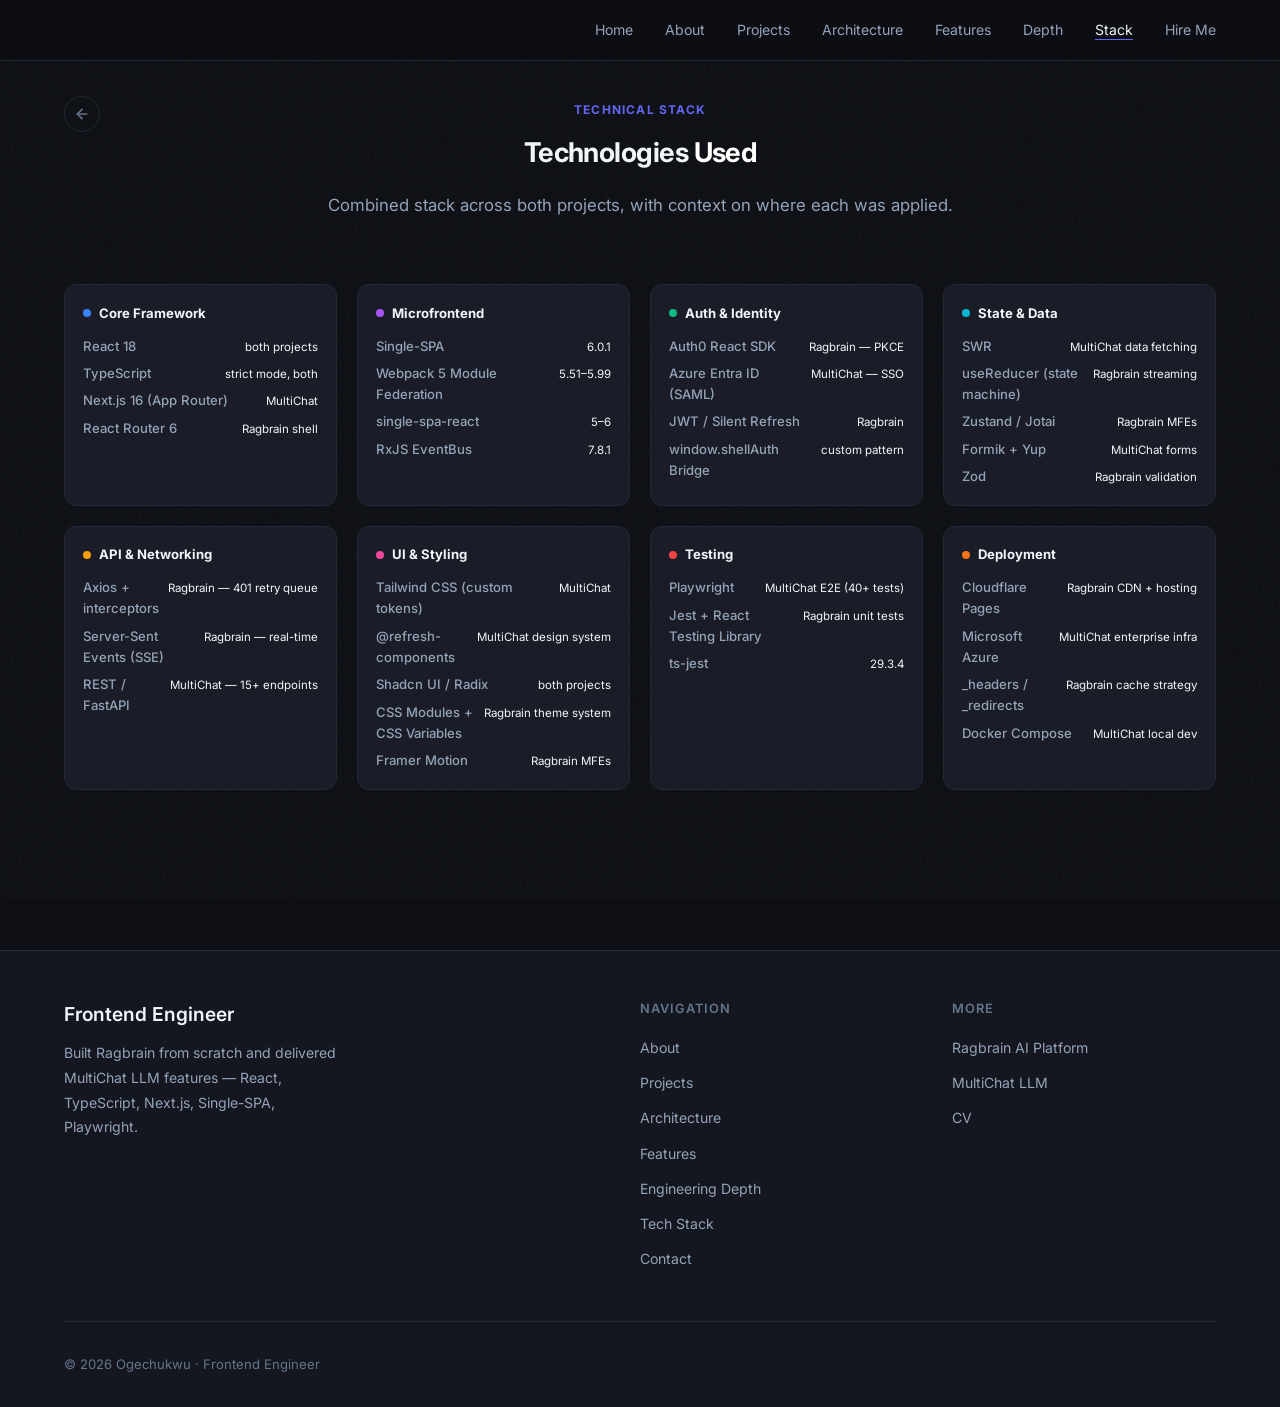
<file: pages/stack.html>
<!DOCTYPE html>
<html lang="en">
<head>
  <meta charset="UTF-8"/>
  <meta name="viewport" content="width=device-width, initial-scale=1.0"/>
  <meta name="description" content="Combined technical stack across Ragbrain and MultiChat LLM — React, TypeScript, Single-SPA, Next.js, Playwright."/>
  <title>Tech Stack | Ogechukwu</title>
  <link rel="preconnect" href="https://fonts.googleapis.com"/>
  <link rel="preconnect" href="https://fonts.gstatic.com" crossorigin/>
  <link href="https://fonts.googleapis.com/css2?family=Inter:wght@400;500;600;700;800&family=JetBrains+Mono:wght@400;700&display=swap" rel="stylesheet"/>
  <link rel="stylesheet" href="../assets/css/style.css?v=2"/>
</head>
<body>

<nav class="nav">
  <div class="nav-inner">
    <button class="nav-toggle" id="navToggle" aria-label="Toggle navigation">
      <span></span><span></span><span></span>
    </button>
    <ul class="nav-links" id="navLinks">
      <li><a href="../index.html">Home</a></li>
      <li><a href="about.html" >About</a></li>
      <li><a href="projects.html" >Projects</a></li>
      <li><a href="architecture.html" >Architecture</a></li>
      <li><a href="features.html" >Features</a></li>
      <li><a href="depth.html" >Depth</a></li>
      <li><a href="stack.html" class="active">Stack</a></li>
      <li><a href="contact.html">Hire Me</a></li>
    </ul>
  </div>
</nav>


<section class="section" style="padding-top:6rem;">
  <div class="container">
    <div class="page-header-row">
    <a href="javascript:history.back()" class="page-back-btn" aria-label="Go back">
      <svg width="16" height="16" viewBox="0 0 24 24" fill="none" stroke="currentColor" stroke-width="2.5" stroke-linecap="round" stroke-linejoin="round"><line x1="19" y1="12" x2="5" y2="12"/><polyline points="12 19 5 12 12 5"/></svg>
    </a>
    <div class="section-header fade-in">
      <span class="section-tag">Technical Stack</span>
      <h2>Technologies <span class="grad">Used</span></h2>
      <p>Combined stack across both projects, with context on where each was applied.</p>
    </div>
    </div>
    <div class="tech-categories-grid fade-in">
      <div class="tech-cat">
        <div class="tc-title"><span class="tc-dot" style="--c:#3b82f6"></span> Core Framework</div>
        <div class="tc-items">
          <div class="tc-item"><span class="tc-name">React 18</span><span class="tc-ver">both projects</span></div>
          <div class="tc-item"><span class="tc-name">TypeScript</span><span class="tc-ver">strict mode, both</span></div>
          <div class="tc-item"><span class="tc-name">Next.js 16 (App Router)</span><span class="tc-ver">MultiChat</span></div>
          <div class="tc-item"><span class="tc-name">React Router 6</span><span class="tc-ver">Ragbrain shell</span></div>
        </div>
      </div>
      <div class="tech-cat">
        <div class="tc-title"><span class="tc-dot" style="--c:#a855f7"></span> Microfrontend</div>
        <div class="tc-items">
          <div class="tc-item"><span class="tc-name">Single-SPA</span><span class="tc-ver">6.0.1</span></div>
          <div class="tc-item"><span class="tc-name">Webpack 5 Module Federation</span><span class="tc-ver">5.51–5.99</span></div>
          <div class="tc-item"><span class="tc-name">single-spa-react</span><span class="tc-ver">5–6</span></div>
          <div class="tc-item"><span class="tc-name">RxJS EventBus</span><span class="tc-ver">7.8.1</span></div>
        </div>
      </div>
      <div class="tech-cat">
        <div class="tc-title"><span class="tc-dot" style="--c:#10b981"></span> Auth &amp; Identity</div>
        <div class="tc-items">
          <div class="tc-item"><span class="tc-name">Auth0 React SDK</span><span class="tc-ver">Ragbrain — PKCE</span></div>
          <div class="tc-item"><span class="tc-name">Azure Entra ID (SAML)</span><span class="tc-ver">MultiChat — SSO</span></div>
          <div class="tc-item"><span class="tc-name">JWT / Silent Refresh</span><span class="tc-ver">Ragbrain</span></div>
          <div class="tc-item"><span class="tc-name">window.shellAuth Bridge</span><span class="tc-ver">custom pattern</span></div>
        </div>
      </div>
      <div class="tech-cat">
        <div class="tc-title"><span class="tc-dot" style="--c:#06b6d4"></span> State &amp; Data</div>
        <div class="tc-items">
          <div class="tc-item"><span class="tc-name">SWR</span><span class="tc-ver">MultiChat data fetching</span></div>
          <div class="tc-item"><span class="tc-name">useReducer (state machine)</span><span class="tc-ver">Ragbrain streaming</span></div>
          <div class="tc-item"><span class="tc-name">Zustand / Jotai</span><span class="tc-ver">Ragbrain MFEs</span></div>
          <div class="tc-item"><span class="tc-name">Formik + Yup</span><span class="tc-ver">MultiChat forms</span></div>
          <div class="tc-item"><span class="tc-name">Zod</span><span class="tc-ver">Ragbrain validation</span></div>
        </div>
      </div>
      <div class="tech-cat">
        <div class="tc-title"><span class="tc-dot" style="--c:#f59e0b"></span> API &amp; Networking</div>
        <div class="tc-items">
          <div class="tc-item"><span class="tc-name">Axios + interceptors</span><span class="tc-ver">Ragbrain — 401 retry queue</span></div>
          <div class="tc-item"><span class="tc-name">Server-Sent Events (SSE)</span><span class="tc-ver">Ragbrain — real-time</span></div>
          <div class="tc-item"><span class="tc-name">REST / FastAPI</span><span class="tc-ver">MultiChat — 15+ endpoints</span></div>
        </div>
      </div>
      <div class="tech-cat">
        <div class="tc-title"><span class="tc-dot" style="--c:#ec4899"></span> UI &amp; Styling</div>
        <div class="tc-items">
          <div class="tc-item"><span class="tc-name">Tailwind CSS (custom tokens)</span><span class="tc-ver">MultiChat</span></div>
          <div class="tc-item"><span class="tc-name">@refresh-components</span><span class="tc-ver">MultiChat design system</span></div>
          <div class="tc-item"><span class="tc-name">Shadcn UI / Radix</span><span class="tc-ver">both projects</span></div>
          <div class="tc-item"><span class="tc-name">CSS Modules + CSS Variables</span><span class="tc-ver">Ragbrain theme system</span></div>
          <div class="tc-item"><span class="tc-name">Framer Motion</span><span class="tc-ver">Ragbrain MFEs</span></div>
        </div>
      </div>
      <div class="tech-cat">
        <div class="tc-title"><span class="tc-dot" style="--c:#ef4444"></span> Testing</div>
        <div class="tc-items">
          <div class="tc-item"><span class="tc-name">Playwright</span><span class="tc-ver">MultiChat E2E (40+ tests)</span></div>
          <div class="tc-item"><span class="tc-name">Jest + React Testing Library</span><span class="tc-ver">Ragbrain unit tests</span></div>
          <div class="tc-item"><span class="tc-name">ts-jest</span><span class="tc-ver">29.3.4</span></div>
        </div>
      </div>
      <div class="tech-cat">
        <div class="tc-title"><span class="tc-dot" style="--c:#f97316"></span> Deployment</div>
        <div class="tc-items">
          <div class="tc-item"><span class="tc-name">Cloudflare Pages</span><span class="tc-ver">Ragbrain CDN + hosting</span></div>
          <div class="tc-item"><span class="tc-name">Microsoft Azure</span><span class="tc-ver">MultiChat enterprise infra</span></div>
          <div class="tc-item"><span class="tc-name">_headers / _redirects</span><span class="tc-ver">Ragbrain cache strategy</span></div>
          <div class="tc-item"><span class="tc-name">Docker Compose</span><span class="tc-ver">MultiChat local dev</span></div>
        </div>
      </div>
    </div>
  </div>
</section>

<footer class="footer">
  <div class="container">
    <div class="footer-grid">
      <div class="footer-brand">
        <h3>Frontend Engineer</h3>
        <p>Built Ragbrain from scratch and delivered MultiChat LLM features — React, TypeScript, Next.js, Single-SPA, Playwright.</p>
      </div>
      <div class="footer-col">
        <h4>Navigation</h4>
        <ul>
          <li><a href="about.html">About</a></li>
          <li><a href="projects.html">Projects</a></li>
          <li><a href="architecture.html">Architecture</a></li>
          <li><a href="features.html">Features</a></li>
          <li><a href="depth.html">Engineering Depth</a></li>
          <li><a href="stack.html">Tech Stack</a></li>
          <li><a href="contact.html">Contact</a></li>
        </ul>
      </div>
      <div class="footer-col">
        <h4>More</h4>
        <ul>
          <li><a href="projects.html">Ragbrain AI Platform</a></li>
          <li><a href="projects.html">MultiChat LLM</a></li>
          <li><a href="cv.html">CV</a></li>
        </ul>
      </div>
    </div>
    <div class="footer-bottom">
      <span>© 2026 Ogechukwu · Frontend Engineer</span>
    </div>
  </div>
</footer>

<script src="../assets/js/main.js"></script>
</body>
</html>
</file>
<file: assets/css/style.css>
/* ─────────────────────────────────────────────────────────────
   MultiChat LLM Platform — Portfolio Stylesheet
   ───────────────────────────────────────────────────────────── */

:root {
  --bg-base:       #0d0f14;
  --bg-surface:    #14171f;
  --bg-card:       #1a1d27;
  --bg-card-hover: #1f2333;
  --border:        #252836;
  --border-light:  #2e3248;
  --accent:        #6366f1;        /* indigo */
  --accent-2:      #8b5cf6;        /* violet */
  --accent-3:      #06b6d4;        /* cyan */
  --accent-4:      #10b981;        /* emerald */
  --accent-5:      #f59e0b;        /* amber */
  --accent-red:    #ef4444;
  --text-1:        #f1f5f9;
  --text-2:        #94a3b8;
  --text-3:        #64748b;
  --radius-sm:     6px;
  --radius-md:     12px;
  --radius-lg:     18px;
  --radius-xl:     24px;
  --shadow:        0 8px 32px rgba(0,0,0,0.4);
  --shadow-glow:   0 0 40px rgba(99,102,241,0.15);
  --transition:    0.25s cubic-bezier(0.4,0,0.2,1);
}

/* ── Reset ── */
*, *::before, *::after { box-sizing: border-box; margin: 0; padding: 0; }
html { scroll-behavior: smooth; font-size: 16px; }
body {
  font-family: 'Inter', 'Segoe UI', system-ui, sans-serif;
  background: var(--bg-base);
  color: var(--text-1);
  line-height: 1.6;
  overflow-x: hidden;
}
a { text-decoration: none; color: inherit; }
img, svg { display: block; max-width: 100%; }

/* ── Typography ── */
h1 { font-size: clamp(2.2rem, 5vw, 3.8rem); font-weight: 800; line-height: 1.1; letter-spacing: -0.03em; }
h2 { font-size: clamp(1.6rem, 3vw, 2.4rem); font-weight: 700; letter-spacing: -0.02em; }
h3 { font-size: 1.2rem; font-weight: 600; }
h4 { font-size: 1rem; font-weight: 600; }
p  { color: var(--text-2); line-height: 1.75; }
code {
  font-family: 'JetBrains Mono', 'Fira Code', monospace;
  font-size: 0.82em;
  background: rgba(99,102,241,0.12);
  color: var(--accent-3);
  padding: 2px 7px;
  border-radius: 4px;
}
pre {
  background: #0a0c12;
  border: 1px solid var(--border-light);
  border-radius: var(--radius-md);
  padding: 1.25rem 1.5rem;
  overflow-x: auto;
  font-size: 0.85rem;
  line-height: 1.7;
}
pre code { background: none; padding: 0; color: #e2e8f0; }

/* ── Layout helpers ── */
.container { max-width: 1200px; margin: 0 auto; padding: 0 1.5rem; }
.section    { padding: 6rem 0; }
.section-sm { padding: 4rem 0; }

/* ── Accent text ── */
.grad {
  color: #fff;
}
.grad-green {
  color: var(--accent-4);
}

/* ── Noise texture overlay ── */
body::before {
  content: '';
  position: fixed;
  inset: 0;
  background-image: url("data:image/svg+xml,%3Csvg viewBox='0 0 256 256' xmlns='http://www.w3.org/2000/svg'%3E%3Cfilter id='n'%3E%3CfeTurbulence type='fractalNoise' baseFrequency='0.9' numOctaves='4' stitchTiles='stitch'/%3E%3C/filter%3E%3Crect width='100%25' height='100%25' filter='url(%23n)' opacity='0.03'/%3E%3C/svg%3E");
  pointer-events: none;
  z-index: 0;
}

/* ── Nav ── */
.nav {
  position: fixed;
  top: 0; left: 0; right: 0;
  z-index: 100;
  background: rgba(13,15,20,0.85);
  backdrop-filter: blur(20px);
  border-bottom: 1px solid var(--border);
  transition: var(--transition);
}
.nav-inner {
  display: flex;
  align-items: center;
  justify-content: space-between;
  height: 60px;
  max-width: 1200px;
  margin: 0 auto;
  padding: 0 1.5rem;
}
.nav-logo {
  display: flex;
  align-items: center;
  gap: 10px;
  font-weight: 700;
  font-size: 1.05rem;
}
.nav-logo-dot {
  width: 10px; height: 10px;
  background: linear-gradient(135deg, var(--accent), var(--accent-2));
  border-radius: 50%;
}
.nav-links {
  display: flex;
  gap: 2rem;
  list-style: none;
  margin-left: auto;
}
.nav-links a {
  font-size: 0.88rem;
  color: var(--text-2);
  transition: color var(--transition);
  position: relative;
}
.nav-links a::after {
  content: '';
  position: absolute;
  bottom: -2px; left: 0; right: 100%;
  height: 1px;
  background: var(--accent);
  transition: right var(--transition);
}
.nav-links a:hover { color: var(--text-1); }
.nav-links a:hover::after { right: 0; }
.nav-cta {
  background: linear-gradient(135deg, var(--accent), var(--accent-2));
  color: #fff !important;
  padding: 0.45rem 1.1rem;
  border-radius: 20px;
  font-weight: 600;
  font-size: 0.85rem !important;
  transition: opacity var(--transition) !important;
}
.nav-cta:hover { opacity: 0.85; }
.nav-cta::after { display: none !important; }

/* ── Hero ── */
.hero {
  position: relative;
  min-height: 100vh;
  display: flex;
  align-items: center;
  padding-top: 60px;
  overflow: hidden;
}
.hero-bg {
  position: absolute;
  inset: 0;
  background:
    radial-gradient(ellipse 80% 60% at 20% 40%, rgba(99,102,241,0.12) 0%, transparent 60%),
    radial-gradient(ellipse 60% 50% at 80% 60%, rgba(139,92,246,0.10) 0%, transparent 60%),
    radial-gradient(ellipse 50% 40% at 50% 10%, rgba(6,182,212,0.08) 0%, transparent 60%);
}
.hero-grid {
  position: absolute;
  inset: 0;
  background-image:
    linear-gradient(rgba(255,255,255,0.02) 1px, transparent 1px),
    linear-gradient(90deg, rgba(255,255,255,0.02) 1px, transparent 1px);
  background-size: 60px 60px;
  mask-image: radial-gradient(ellipse 80% 80% at 50% 50%, black, transparent);
}
.hero-content {
  position: relative;
  z-index: 1;
  max-width: 760px;
  margin: 0 auto;
  text-align: center;
}
.hero-badge {
  display: inline-flex;
  align-items: center;
  gap: 8px;
  background: rgba(99,102,241,0.12);
  border: 1px solid rgba(99,102,241,0.25);
  border-radius: 20px;
  padding: 6px 14px;
  font-size: 0.8rem;
  font-weight: 600;
  color: var(--accent);
  margin-bottom: 1.5rem;
  letter-spacing: 0.04em;
  text-transform: uppercase;
}
.hero-badge-dot {
  width: 6px; height: 6px;
  background: var(--accent);
  border-radius: 50%;
  animation: pulse 2s infinite;
}
@keyframes pulse {
  0%, 100% { opacity: 1; transform: scale(1); }
  50% { opacity: 0.5; transform: scale(0.8); }
}
.hero h1 { margin-bottom: 1.25rem; font-size: clamp(1.2rem, 2.5vw, 1.9rem); }
.hero-sub {
  font-size: 1.15rem;
  color: var(--text-2);
  margin-bottom: 2.5rem;
  max-width: 560px;
  line-height: 1.7;
  margin-left: auto;
  margin-right: auto;
}
.hero-actions { display: flex; gap: 1rem; flex-wrap: wrap; justify-content: center; }
.btn {
  display: inline-flex;
  align-items: center;
  gap: 8px;
  padding: 0.75rem 1.75rem;
  border-radius: 30px;
  font-weight: 600;
  font-size: 0.92rem;
  transition: all var(--transition);
  cursor: pointer;
  border: none;
}
.btn-primary {
  background: linear-gradient(135deg, var(--accent), var(--accent-2));
  color: #fff;
  box-shadow: 0 4px 20px rgba(99,102,241,0.35);
}
.btn-primary:hover {
  transform: translateY(-2px);
  box-shadow: 0 8px 32px rgba(99,102,241,0.45);
}
.btn-outline {
  background: transparent;
  color: var(--text-1);
  border: 1px solid var(--border-light);
}
.btn-outline:hover {
  border-color: var(--accent);
  color: var(--accent);
  transform: translateY(-2px);
}
.hero-stats {
  display: flex;
  gap: 2.5rem;
  margin-top: 3.5rem;
  padding-top: 2.5rem;
  border-top: 1px solid var(--border);
  flex-wrap: wrap;
  justify-content: center;
}
.hero-stat-value {
  font-size: 2rem;
  font-weight: 800;
  color: var(--text-1);
}
.hero-stat-label {
  font-size: 0.78rem;
  color: var(--text-3);
  text-transform: uppercase;
  letter-spacing: 0.06em;
  margin-top: 2px;
}

/* ── Section headers ── */
.section-header { text-align: center; max-width: 640px; margin: 0 auto 4rem; }
.section-tag {
  display: inline-block;
  font-size: 0.75rem;
  font-weight: 700;
  text-transform: uppercase;
  letter-spacing: 0.1em;
  color: var(--accent);
  margin-bottom: 0.75rem;
}
.section-header h2 { margin-bottom: 1rem; font-size: clamp(1.2rem, 2.2vw, 1.7rem); }
.section-header p { font-size: 1.05rem; }

/* ── Cards ── */
.card {
  background: var(--bg-card);
  border: 1px solid var(--border);
  border-radius: var(--radius-lg);
  overflow: hidden;
  transition: all var(--transition);
}
.card:hover {
  border-color: var(--border-light);
  transform: translateY(-4px);
  box-shadow: var(--shadow), var(--shadow-glow);
}
.card-body { padding: 1.75rem; }

/* ── Feature grid ── */
.feature-grid {
  display: grid;
  grid-template-columns: repeat(auto-fill, minmax(300px, 1fr));
  gap: 1.5rem;
}
.feature-icon {
  width: 48px; height: 48px;
  border-radius: var(--radius-md);
  display: flex;
  align-items: center;
  justify-content: center;
  font-size: 1.4rem;
  margin-bottom: 1rem;
}
.feature-card h3 { margin-bottom: 0.5rem; }
.feature-card p { font-size: 0.9rem; }

/* ── Tech stack ── */
.tech-grid {
  display: flex;
  flex-wrap: wrap;
  gap: 0.75rem;
  margin-top: 1rem;
}
.tech-tag {
  display: inline-flex;
  align-items: center;
  gap: 6px;
  background: var(--bg-card);
  border: 1px solid var(--border);
  border-radius: 20px;
  padding: 0.35rem 0.9rem;
  font-size: 0.82rem;
  font-weight: 500;
  color: var(--text-2);
  transition: all var(--transition);
}
.tech-tag:hover {
  border-color: var(--accent);
  color: var(--accent);
}
.tech-dot {
  width: 7px; height: 7px;
  border-radius: 50%;
}

/* ── Architecture section ── */
.arch-container {
  background: var(--bg-surface);
  border: 1px solid var(--border);
  border-radius: var(--radius-xl);
  overflow: hidden;
}
.arch-tabs {
  display: flex;
  border-bottom: 1px solid var(--border);
  overflow-x: auto;
  padding: 0 1.5rem;
}
.arch-tab {
  padding: 1rem 1.25rem;
  font-size: 0.88rem;
  font-weight: 600;
  color: var(--text-3);
  cursor: pointer;
  border-bottom: 2px solid transparent;
  white-space: nowrap;
  transition: all var(--transition);
}
.arch-tab:hover { color: var(--text-2); }
.arch-tab.active { color: var(--accent); border-bottom-color: var(--accent); }
.arch-panel { display: none; padding: 2rem; }
.arch-panel.active { display: block; }

/* ── Screenshot mockup ── */
.mockup-container {
  background: var(--bg-surface);
  border: 1px solid var(--border);
  border-radius: var(--radius-xl);
  overflow: hidden;
}
.mockup-bar {
  background: var(--bg-card);
  border-bottom: 1px solid var(--border);
  padding: 0.75rem 1rem;
  display: flex;
  align-items: center;
  gap: 0.5rem;
}
.mockup-dot { width: 10px; height: 10px; border-radius: 50%; }
.mockup-url {
  flex: 1;
  background: var(--bg-base);
  border: 1px solid var(--border);
  border-radius: 6px;
  padding: 4px 12px;
  font-size: 0.78rem;
  color: var(--text-3);
  max-width: 360px;
  margin: 0 auto;
}
.mockup-content { padding: 0; }

/* ── Timeline ── */
.timeline { position: relative; padding-left: 2rem; }
.timeline::before {
  content: '';
  position: absolute;
  left: 7px; top: 6px; bottom: 0;
  width: 2px;
  background: linear-gradient(to bottom, var(--accent), transparent);
}
.timeline-item {
  position: relative;
  padding-bottom: 2.5rem;
}
.timeline-item::before {
  content: '';
  position: absolute;
  left: -1.73rem;
  top: 6px;
  width: 12px; height: 12px;
  background: var(--accent);
  border-radius: 50%;
  box-shadow: 0 0 12px rgba(99,102,241,0.5);
}
.timeline-date {
  font-size: 0.78rem;
  font-weight: 700;
  text-transform: uppercase;
  letter-spacing: 0.08em;
  color: var(--accent);
  margin-bottom: 0.4rem;
}
.timeline-item h3 { margin-bottom: 0.4rem; }
.timeline-item p { font-size: 0.9rem; }

/* ── Code snippet ── */
.code-window {
  background: #070910;
  border: 1px solid var(--border-light);
  border-radius: var(--radius-lg);
  overflow: hidden;
}
.code-header {
  background: var(--bg-card);
  padding: 0.75rem 1.25rem;
  display: flex;
  align-items: center;
  gap: 0.75rem;
  border-bottom: 1px solid var(--border);
}
.code-filename {
  font-size: 0.8rem;
  color: var(--text-3);
  font-family: 'JetBrains Mono', monospace;
}
.code-body { padding: 1.5rem; overflow-x: auto; }
.code-body pre { background: none; border: none; padding: 0; }

/* ── Endpoint table ── */
.endpoint-table {
  width: 100%;
  border-collapse: collapse;
  font-size: 0.85rem;
}
.endpoint-table th {
  text-align: left;
  padding: 0.75rem 1rem;
  color: var(--text-3);
  font-size: 0.75rem;
  text-transform: uppercase;
  letter-spacing: 0.07em;
  border-bottom: 1px solid var(--border);
}
.endpoint-table td { padding: 0.75rem 1rem; border-bottom: 1px solid var(--border); vertical-align: top; }
.endpoint-table tr:last-child td { border-bottom: none; }
.endpoint-table tr:hover td { background: var(--bg-card-hover); }
.method-badge {
  display: inline-block;
  padding: 2px 8px;
  border-radius: 4px;
  font-family: 'JetBrains Mono', monospace;
  font-size: 0.72rem;
  font-weight: 700;
}
.method-GET    { background: rgba(16,185,129,0.15); color: #34d399; }
.method-POST   { background: rgba(99,102,241,0.15); color: #818cf8; }
.method-PUT    { background: rgba(245,158,11,0.15); color: #fbbf24; }
.method-DELETE { background: rgba(239,68,68,0.15); color: #f87171; }
.endpoint-path { font-family: 'JetBrains Mono', monospace; color: var(--text-1); }
.endpoint-status {
  display: inline-flex;
  align-items: center;
  gap: 5px;
  font-size: 0.78rem;
  font-weight: 600;
  color: var(--accent-4);
}
.endpoint-status::before {
  content: '';
  width: 6px; height: 6px;
  background: var(--accent-4);
  border-radius: 50%;
}
.endpoint-new  { color: var(--accent-3); }
.endpoint-ext  { color: var(--accent-5); }

/* ── Stats grid ── */
.stats-row {
  display: grid;
  grid-template-columns: repeat(auto-fill, minmax(180px, 1fr));
  gap: 1rem;
}
.stat-card {
  background: var(--bg-card);
  border: 1px solid var(--border);
  border-radius: var(--radius-md);
  padding: 1.5rem;
  text-align: center;
  transition: all var(--transition);
}
.stat-card:hover {
  border-color: var(--accent);
  box-shadow: 0 0 20px rgba(99,102,241,0.1);
}
.stat-num {
  font-size: 2.2rem;
  font-weight: 800;
  color: var(--accent);
}
.stat-label { font-size: 0.8rem; color: var(--text-3); margin-top: 4px; }

/* ── Test results ── */
.test-list { list-style: none; display: flex; flex-direction: column; gap: 0.6rem; }
.test-item {
  display: flex;
  align-items: center;
  gap: 0.75rem;
  padding: 0.65rem 1rem;
  background: var(--bg-card);
  border: 1px solid var(--border);
  border-radius: var(--radius-sm);
  font-size: 0.85rem;
  transition: all var(--transition);
}
.test-item:hover { border-color: var(--border-light); }
.test-pass { border-left: 3px solid var(--accent-4); }
.test-warn { border-left: 3px solid var(--accent-5); }
.test-icon { font-size: 1rem; flex-shrink: 0; }
.test-name { flex: 1; color: var(--text-2); }
.test-badge {
  font-size: 0.72rem;
  font-weight: 700;
  text-transform: uppercase;
  padding: 2px 8px;
  border-radius: 4px;
}
.badge-pass { background: rgba(16,185,129,0.15); color: #34d399; }
.badge-warn { background: rgba(245,158,11,0.15); color: #fbbf24; }

/* ── Two col layout ── */
.two-col {
  display: grid;
  grid-template-columns: 1fr 1fr;
  gap: 2rem;
  align-items: start;
}
.three-col {
  display: grid;
  grid-template-columns: repeat(3, 1fr);
  gap: 1.5rem;
}

/* ── Contribution highlights ── */
.contrib-item {
  display: flex;
  gap: 1rem;
  padding: 1.25rem;
  background: var(--bg-card);
  border: 1px solid var(--border);
  border-radius: var(--radius-md);
  transition: all var(--transition);
}
.contrib-item:hover {
  border-color: var(--border-light);
  transform: translateX(4px);
}
.contrib-num {
  font-size: 1.5rem;
  font-weight: 800;
  color: var(--accent);
  flex-shrink: 0;
  width: 2rem;
  line-height: 1;
  margin-top: 2px;
}
.contrib-body h4 { margin-bottom: 0.3rem; }
.contrib-body p { font-size: 0.88rem; }

/* ── Scrollbar ── */
::-webkit-scrollbar { width: 6px; height: 6px; }
::-webkit-scrollbar-track { background: var(--bg-surface); }
::-webkit-scrollbar-thumb { background: var(--border-light); border-radius: 3px; }
::-webkit-scrollbar-thumb:hover { background: var(--accent); }

/* ── Footer ── */
.footer {
  background: var(--bg-surface);
  border-top: 1px solid var(--border);
  padding: 3rem 0 2rem;
  margin-top: 4rem;
}
.footer-grid {
  display: grid;
  grid-template-columns: 2fr 1fr 1fr;
  gap: 3rem;
  margin-bottom: 2.5rem;
}
.footer-brand h3 { margin-bottom: 0.75rem; }
.footer-brand p { font-size: 0.88rem; max-width: 280px; }
.footer-col h4 { font-size: 0.8rem; text-transform: uppercase; letter-spacing: 0.08em; color: var(--text-3); margin-bottom: 1rem; }
.footer-col ul { list-style: none; }
.footer-col li { margin-bottom: 0.6rem; }
.footer-col a { font-size: 0.88rem; color: var(--text-2); transition: color var(--transition); }
.footer-col a:hover { color: var(--accent); }
.footer-bottom {
  display: flex;
  align-items: center;
  justify-content: space-between;
  padding-top: 2rem;
  border-top: 1px solid var(--border);
  font-size: 0.82rem;
  color: var(--text-3);
}

/* ── Animations ── */
.fade-in {
  opacity: 0;
  transform: translateY(24px);
  transition: opacity 0.6s ease, transform 0.6s ease;
}
.fade-in.visible {
  opacity: 1;
  transform: translateY(0);
}
.stagger-1 { transition-delay: 0.1s; }
.stagger-2 { transition-delay: 0.2s; }
.stagger-3 { transition-delay: 0.3s; }
.stagger-4 { transition-delay: 0.4s; }

/* ── Responsive ── */
@media (max-width: 900px) {
  .two-col, .three-col { grid-template-columns: 1fr; }
  .footer-grid { grid-template-columns: 1fr 1fr; }
  .hero-stats { gap: 1.5rem; }
}
@media (max-width: 640px) {
  .nav-links { display: none; }
  .section { padding: 4rem 0; }
  .footer-grid { grid-template-columns: 1fr; }
  .stats-row { grid-template-columns: 1fr 1fr; }
}

/* ── Highlight colours ── */
.hl-indigo { background: rgba(99,102,241,0.12); border-color: rgba(99,102,241,0.25); }
.hl-violet { background: rgba(139,92,246,0.12); border-color: rgba(139,92,246,0.25); }
.hl-cyan   { background: rgba(6,182,212,0.12);  border-color: rgba(6,182,212,0.25); }
.hl-green  { background: rgba(16,185,129,0.12); border-color: rgba(16,185,129,0.25); }
.hl-amber  { background: rgba(245,158,11,0.12); border-color: rgba(245,158,11,0.25); }
.hl-red    { background: rgba(239,68,68,0.12);  border-color: rgba(239,68,68,0.25); }

.icon-indigo { background: rgba(99,102,241,0.15); color: #818cf8; }
.icon-violet { background: rgba(139,92,246,0.15); color: #a78bfa; }
.icon-cyan   { background: rgba(6,182,212,0.15);  color: #22d3ee; }
.icon-green  { background: rgba(16,185,129,0.15); color: #34d399; }
.icon-amber  { background: rgba(245,158,11,0.15); color: #fbbf24; }
.icon-red    { background: rgba(239,68,68,0.15);  color: #f87171; }

/* ── Nav scroll behaviour ── */
.nav--scrolled {
  box-shadow: 0 4px 24px rgba(0,0,0,0.4);
  border-bottom-color: var(--border-light);
}
.nav--hidden { transform: translateY(-100%); }
.nav-links a.active { color: var(--text-1); }
.nav-links a.active::after { width: 100%; }

/* ══════════════════════════════════════════
   UNIFIED PORTFOLIO — RAGBRAIN + MULTICHAT
   Added classes for merged portfolio
   ══════════════════════════════════════════ */

/* ── Hero canvas & typewriter ── */
.hero-canvas {
  position: absolute;
  inset: 0;
  pointer-events: none;
  z-index: 0;
}
.typed-cursor {
  display: inline-block;
  color: var(--accent);
  animation: blink 1s step-end infinite;
}
@keyframes blink { 0%,100% { opacity:1; } 50% { opacity:0; } }

/* ── Nav mobile toggle ── */
.nav-toggle {
  display: none;
  flex-direction: column;
  gap: 5px;
  background: none;
  border: none;
  cursor: pointer;
  padding: 4px;
}
.nav-toggle span {
  display: block;
  width: 22px;
  height: 2px;
  background: var(--text-2);
  border-radius: 2px;
  transition: all 0.25s;
}
@media (max-width: 768px) {
  .nav-toggle { display: flex; }
  .nav-links {
    display: none;
    position: absolute;
    top: 100%;
    left: 0;
    right: 0;
    background: var(--bg-surface);
    border-bottom: 1px solid var(--border);
    padding: 1rem 1.5rem;
    flex-direction: column;
    gap: 0.75rem;
  }
  .nav-links.open { display: flex; }
  .nav-links li { list-style: none; }
  .nav-links a { font-size: 0.95rem; }
}

/* ── About grid ── */
.about-grid {
  display: grid;
  grid-template-columns: 1fr 1fr;
  gap: 3rem;
  align-items: start;
}
@media (max-width: 768px) { .about-grid { grid-template-columns: 1fr; gap: 2rem; } }

/* ── Skill bars ── */
.about-skills { display: flex; flex-direction: column; gap: 1rem; }
.skill-row { display: grid; grid-template-columns: 1fr auto; grid-template-rows: auto auto; gap: 0.3rem 0.5rem; align-items: center; }
.sk-name { font-size: 0.85rem; font-weight: 600; color: var(--text-2); grid-column: 1; }
.sk-pct { font-size: 0.8rem; font-weight: 700; color: var(--accent); grid-column: 2; grid-row: 1 / 3; }
.sk-bar { grid-column: 1; height: 6px; background: var(--bg-card); border-radius: 99px; overflow: hidden; }
.sk-fill { height: 100%; width: 0; background: linear-gradient(90deg, var(--accent), #8b5cf6); border-radius: 99px; transition: width 1.2s cubic-bezier(0.4,0,0.2,1); }

/* ── Projects two-column grid ── */
.projects-grid {
  display: grid;
  grid-template-columns: 1fr 1fr;
  gap: 2rem;
}
@media (max-width: 900px) { .projects-grid { grid-template-columns: 1fr; } }

/* ── Project overview card ── */
.project-overview {
  background: var(--bg-card);
  border: 1px solid var(--border);
  border-radius: 16px;
  padding: 1.75rem;
  display: flex;
  flex-direction: column;
  gap: 0;
}
.project-overview h2 { margin: 0; }

/* ── Project badges ── */
.po-badges { display: flex; flex-wrap: wrap; gap: 0.4rem; margin-bottom: 0.75rem; }
.po-badge {
  font-size: 0.72rem;
  font-weight: 600;
  padding: 0.25rem 0.65rem;
  border-radius: 99px;
  letter-spacing: 0.02em;
  text-transform: uppercase;
}
.po-badge-role { background: rgba(99,102,241,.15); color: #a5b4fc; border: 1px solid rgba(99,102,241,.3); }
.po-badge-year { background: rgba(16,185,129,.12); color: #6ee7b7; border: 1px solid rgba(16,185,129,.25); }
.po-badge-live { background: rgba(16,185,129,.18); color: #34d399; border: 1px solid rgba(16,185,129,.35); }
.po-badge-enterprise { background: rgba(245,158,11,.15); color: #fcd34d; border: 1px solid rgba(245,158,11,.3); }

/* ── Project mini stats ── */
.po-stats { display: flex; gap: 1.5rem; margin: 1rem 0; }
.po-stat { text-align: center; }
.po-stat-num { font-size: 1.4rem; font-weight: 800; }
.po-stat-lbl { font-size: 0.72rem; color: var(--text-3); margin-top: 0.15rem; }

/* ── Project highlights list ── */
.po-highlights { list-style: none; padding: 0; margin: 0.75rem 0 1rem; display: flex; flex-direction: column; gap: 0.45rem; }
.po-highlights li { font-size: 0.85rem; color: var(--text-2); padding-left: 1.2em; position: relative; }
.po-highlights li::before { content: "→"; position: absolute; left: 0; color: var(--accent); font-size: 0.8rem; }

/* ── App-frame browser mockup (Ragbrain) ── */
.app-frame {
  margin-top: 1.25rem;
  background: #0a0d12;
  border: 1px solid var(--border);
  border-radius: 10px;
  overflow: hidden;
  font-size: 0.8rem;
}
.app-frame-bar {
  background: #141820;
  padding: 0.5rem 0.75rem;
  display: flex;
  align-items: center;
  gap: 0.4rem;
  border-bottom: 1px solid var(--border);
}
.dot { width: 10px; height: 10px; border-radius: 50%; flex-shrink: 0; }
.dot.red   { background: #ef4444; }
.dot.yellow{ background: #f59e0b; }
.dot.green { background: #10b981; }
.app-frame-url {
  flex: 1;
  background: rgba(255,255,255,.04);
  border: 1px solid var(--border);
  border-radius: 4px;
  padding: 0.2rem 0.5rem;
  font-family: 'JetBrains Mono', monospace;
  font-size: 0.72rem;
  color: var(--text-3);
  margin-left: 0.4rem;
}
.app-content { display: flex; }
.mock-sidebar {
  width: 160px;
  flex-shrink: 0;
  background: #0f1318;
  border-right: 1px solid var(--border);
  padding: 0.75rem;
  display: flex;
  flex-direction: column;
  gap: 0.35rem;
}
.mock-form { flex: 1; padding: 0.75rem; display: flex; flex-direction: column; gap: 0.4rem; }
.mock-section-label {
  font-family: 'JetBrains Mono', monospace;
  font-size: 0.65rem;
  font-weight: 700;
  letter-spacing: 0.08em;
  color: var(--text-4);
  margin-bottom: 0.25rem;
}
.mock-field-label { font-size: 0.72rem; color: var(--text-3); margin-top: 0.25rem; }
.mock-select, .mock-input {
  background: rgba(255,255,255,.05);
  border: 1px solid var(--border);
  border-radius: 4px;
  padding: 0.25rem 0.5rem;
  font-size: 0.75rem;
  color: var(--text-2);
  display: flex;
  justify-content: space-between;
  align-items: center;
}
.caret { color: var(--text-4); }
.mock-textarea {
  background: rgba(255,255,255,.05);
  border: 1px solid var(--border);
  border-radius: 4px;
  padding: 0.35rem 0.5rem;
  font-size: 0.75rem;
  color: var(--text-2);
  line-height: 1.4;
  min-height: 2.5rem;
}
.mock-btn {
  background: linear-gradient(135deg, var(--accent), #7c3aed);
  color: #fff;
  border-radius: 4px;
  padding: 0.35rem 0.6rem;
  font-size: 0.78rem;
  font-weight: 600;
  margin-top: 0.25rem;
  cursor: default;
}
.mock-divider { height: 1px; background: var(--border); margin: 0.35rem 0; }
.mock-stream-row { display: flex; flex-direction: column; gap: 0.2rem; margin-top: 0.35rem; }
.mock-event {
  font-size: 0.72rem;
  padding: 0.2rem 0.4rem;
  border-radius: 3px;
  color: var(--text-3);
}
.mock-event.thinking { background: rgba(245,158,11,.1); }
.mock-event.tool     { background: rgba(6,182,212,.1); }
.mock-event.result   { background: rgba(16,185,129,.1); }

/* ── Architecture card grid ── */
.arch-cards-grid {
  display: grid;
  grid-template-columns: repeat(auto-fill, minmax(220px, 1fr));
  gap: 1rem;
}
.arch-card-item {
  background: var(--bg-card);
  border: 1px solid var(--border);
  border-radius: 10px;
  padding: 1.1rem;
}
.arch-card-item h3 { font-size: 0.92rem; margin: 0.4rem 0 0.4rem; }
.arch-card-item p  { font-size: 0.82rem; color: var(--text-3); margin: 0; }
.arch-card-icon { font-size: 1.4rem; }

/* ── Feature grid ── */
.features-grid {
  display: grid;
  grid-template-columns: repeat(auto-fill, minmax(260px, 1fr));
  gap: 1rem;
}
.feat-card {
  background: var(--bg-card);
  border: 1px solid var(--border);
  border-radius: 12px;
  padding: 1.25rem;
  transition: border-color 0.2s, transform 0.2s;
}
.feat-card:hover { border-color: var(--accent-dim); transform: translateY(-3px); }
.feat-icon { font-size: 1.5rem; display: block; margin-bottom: 0.5rem; }
.feat-card h3 { font-size: 0.95rem; margin: 0 0 0.4rem; }
.feat-card p  { font-size: 0.83rem; color: var(--text-3); margin: 0 0 0.75rem; }
.feat-tags { display: flex; flex-wrap: wrap; gap: 0.35rem; }
.feat-tags span {
  font-size: 0.7rem;
  padding: 0.15rem 0.5rem;
  background: rgba(99,102,241,.12);
  color: #a5b4fc;
  border-radius: 99px;
  border: 1px solid rgba(99,102,241,.2);
}

/* ── Challenges ── */
.challenges { display: flex; flex-direction: column; gap: 1.5rem; }
.ch-item {
  display: grid;
  grid-template-columns: 64px 1fr;
  gap: 1.5rem;
  align-items: start;
}
@media (max-width: 600px) { .ch-item { grid-template-columns: 1fr; } .ch-num { display: none; } }
.ch-num {
  font-size: 2.5rem;
  font-weight: 900;
  color: var(--accent-dim);
  font-family: 'JetBrains Mono', monospace;
  line-height: 1;
  padding-top: 0.1rem;
}
.ch-body {
  background: var(--bg-card);
  border: 1px solid var(--border);
  border-radius: 12px;
  padding: 1.25rem;
}
.ch-body h3 { font-size: 1rem; margin: 0.3rem 0 0.5rem; }
.ch-body > p { font-size: 0.87rem; color: var(--text-3); margin: 0; }
.ch-label {
  display: inline-block;
  font-size: 0.68rem;
  font-weight: 700;
  letter-spacing: 0.06em;
  text-transform: uppercase;
  padding: 0.15rem 0.6rem;
  border-radius: 99px;
  margin-bottom: 0.4rem;
}
.ch-label-prob { background: rgba(239,68,68,.13); color: #fca5a5; border: 1px solid rgba(239,68,68,.25); }
.ch-label-sol  { background: rgba(16,185,129,.13); color: #6ee7b7; border: 1px solid rgba(16,185,129,.25); }
.ch-solution {
  margin-top: 0.9rem;
  padding-top: 0.9rem;
  border-top: 1px solid var(--border);
}
.ch-solution p { font-size: 0.87rem; color: var(--text-3); margin: 0.3rem 0 0; }

/* ── Tech categories ── */
.tech-categories-grid {
  display: grid;
  grid-template-columns: repeat(auto-fill, minmax(220px, 1fr));
  gap: 1.25rem;
}
.tech-cat {
  background: var(--bg-card);
  border: 1px solid var(--border);
  border-radius: 12px;
  padding: 1.1rem;
}
.tc-title {
  font-size: 0.82rem;
  font-weight: 700;
  color: var(--text-1);
  margin-bottom: 0.75rem;
  display: flex;
  align-items: center;
  gap: 0.5rem;
}
.tc-dot {
  width: 8px;
  height: 8px;
  border-radius: 50%;
  background: var(--c, #6366f1);
  flex-shrink: 0;
}
.tc-items { display: flex; flex-direction: column; gap: 0.4rem; }
.tc-item { display: flex; justify-content: space-between; align-items: baseline; gap: 0.5rem; }
.tc-name { font-size: 0.82rem; color: var(--text-2); font-weight: 500; }
.tc-ver { font-size: 0.72rem; color: var(--text-4); white-space: nowrap; }

/* ── Contact content grid ── */
.contact-content-grid {
  display: grid;
  grid-template-columns: 1fr 1fr;
  gap: 3rem;
  align-items: start;
}
@media (max-width: 768px) { .contact-content-grid { grid-template-columns: 1fr; } }

.contact-availability {
  background: var(--bg-card);
  border: 1px solid var(--border);
  border-radius: 12px;
  padding: 1.25rem;
  margin-bottom: 1.25rem;
}
.contact-availability h3 { font-size: 0.95rem; }
.contact-availability ul { list-style: none; padding: 0; margin: 0; display: flex; flex-direction: column; gap: 0.45rem; }
.contact-availability li { font-size: 0.87rem; color: var(--text-2); }

/* ── Link cards ── */
.cl-cards { display: grid; grid-template-columns: 1fr 1fr; gap: 0.75rem; }
.cl-card {
  display: flex;
  align-items: center;
  gap: 0.65rem;
  background: var(--bg-card);
  border: 1px solid var(--border);
  border-radius: 10px;
  padding: 0.85rem 1rem;
  font-size: 0.87rem;
  font-weight: 600;
  color: var(--text-2);
  text-decoration: none;
  cursor: pointer;
  transition: border-color 0.2s, color 0.2s;
}
.cl-card:hover { border-color: var(--accent-dim); color: var(--text-1); }
.cl-icon { width: 18px; height: 18px; flex-shrink: 0; color: var(--accent); }

/* ── Contact form ── */
.cf-form {
  background: var(--bg-card);
  border: 1px solid var(--border);
  border-radius: 16px;
  padding: 1.75rem;
}
.cf-form h3 { font-size: 1rem; margin: 0; }
.cf-group { display: flex; flex-direction: column; gap: 0.35rem; margin-bottom: 1rem; }
.cf-group label { font-size: 0.82rem; font-weight: 600; color: var(--text-2); }
.cf-group input,
.cf-group textarea {
  background: var(--bg-base);
  border: 1px solid var(--border);
  border-radius: 8px;
  padding: 0.65rem 0.85rem;
  font-size: 0.88rem;
  color: var(--text-1);
  font-family: inherit;
  transition: border-color 0.2s;
  width: 100%;
  box-sizing: border-box;
  resize: vertical;
}
.cf-group input:focus,
.cf-group textarea:focus {
  outline: none;
  border-color: var(--accent-dim);
}
.cf-note { font-size: 0.75rem; color: var(--text-4); margin: 0.75rem 0 0; }
.cf-field-error { display: block; font-size: 0.75rem; color: #f87171; margin-top: 0.25rem; min-height: 1rem; }
.cf-sent { padding: 0.875rem 1rem; background: rgba(52,211,153,0.12); border: 1px solid rgba(52,211,153,0.35); border-radius: 0.5rem; color: #6ee7b7; font-size: 0.9rem; margin-bottom: 1rem; }

/* ── Footer top link ── */
.footer-top {
  font-size: 0.82rem;
  color: var(--text-3);
  text-decoration: none;
  transition: color 0.2s;
}
.footer-top:hover { color: var(--accent); }



/* ── Page header row (back btn + section-header inline) ── */
.page-header-row {
  position: relative;
  margin-bottom: 4rem;
}
.page-header-row .section-header {
  margin: 0 auto;
}
.page-back-btn {
  position: absolute;
  left: 0;
  top: 0;
  display: flex;
  align-items: center;
  justify-content: center;
  width: 36px;
  height: 36px;
  border-radius: 50%;
  border: 1.5px solid var(--border);
  background: transparent;
  color: var(--text-3);
  text-decoration: none;
  transition: color 0.2s, border-color 0.2s, background 0.2s;
}
.page-back-btn:hover {
  color: var(--accent);
  border-color: var(--accent);
  background: rgba(99,102,241,0.08);
}

/* ── Profile photo ── */
.about-photo {
  display: flex;
  justify-content: center;
  margin-bottom: 1.75rem;
}
.profile-photo {
  width: 180px;
  height: 180px;
  object-fit: cover;
  border-radius: 50%;
  border: 3px solid var(--border);
  box-shadow: 0 0 0 5px rgba(99,102,241,0.15);
}
</file>
